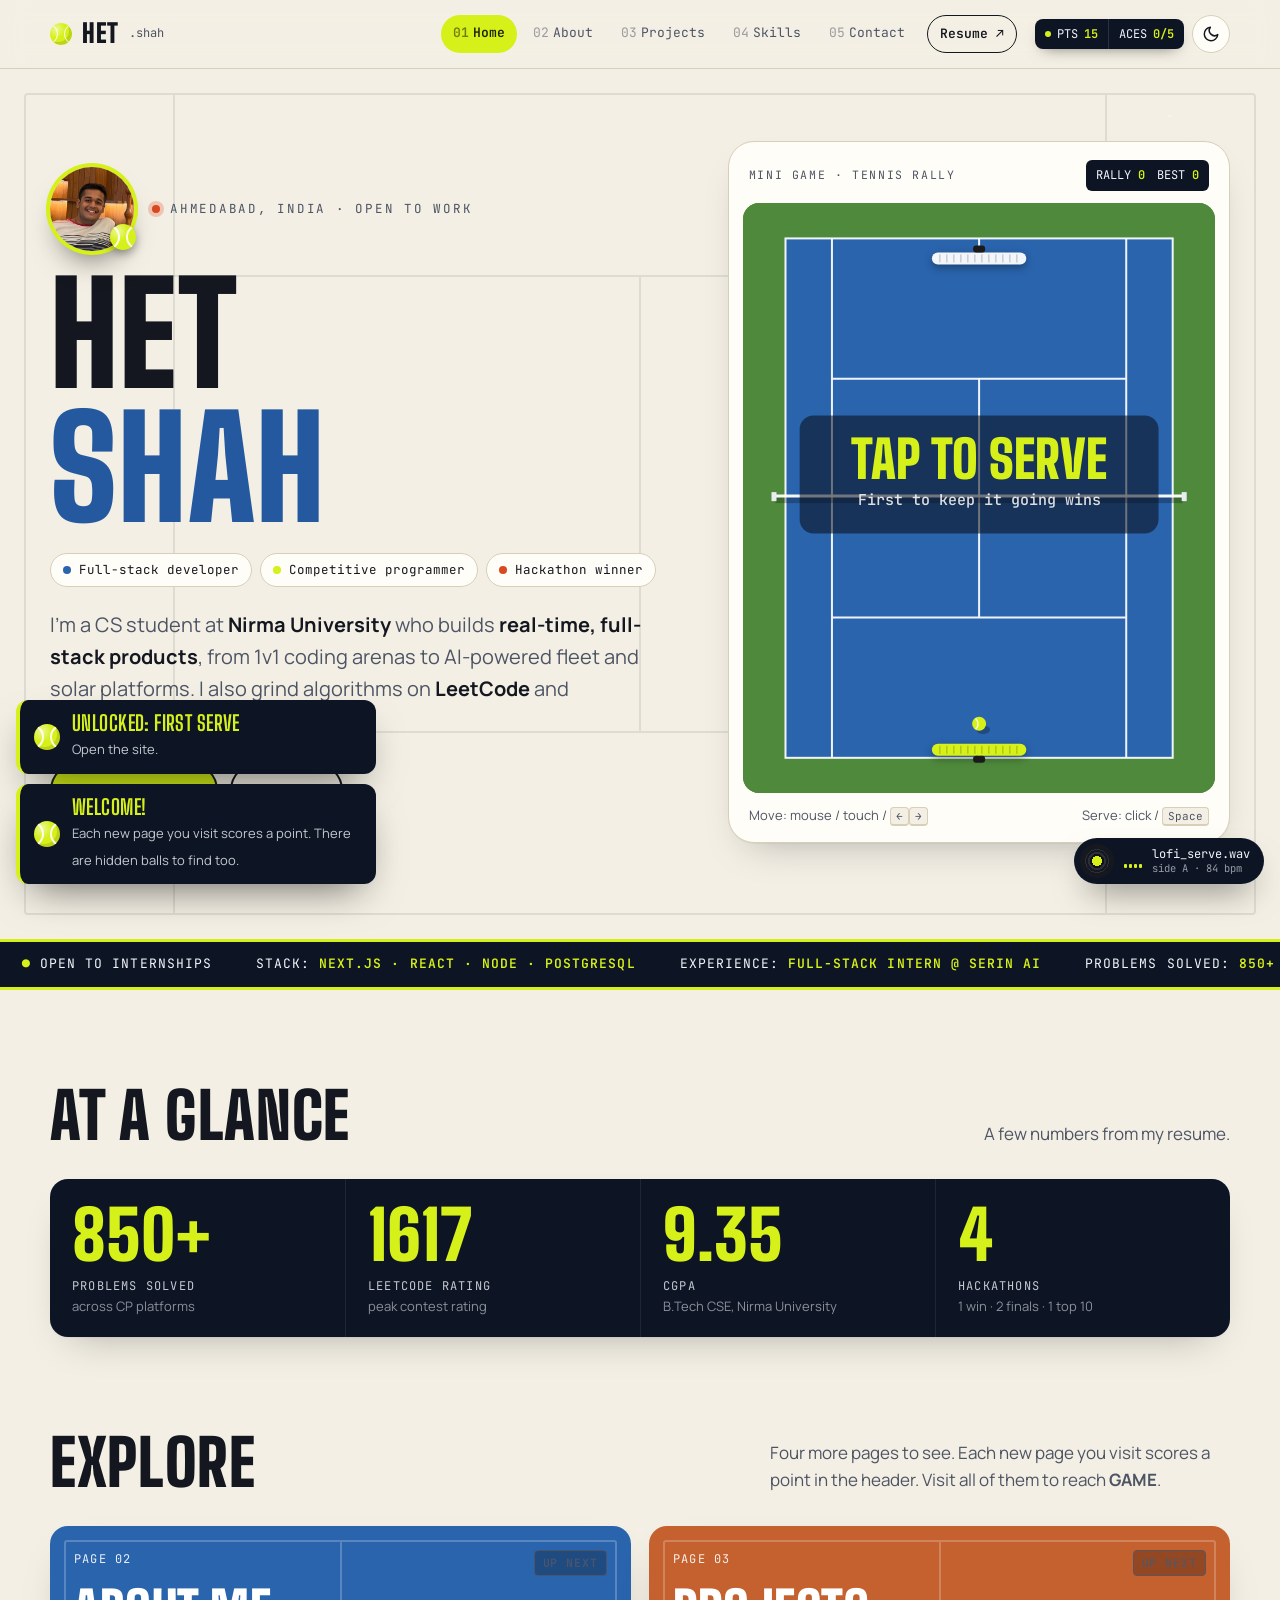
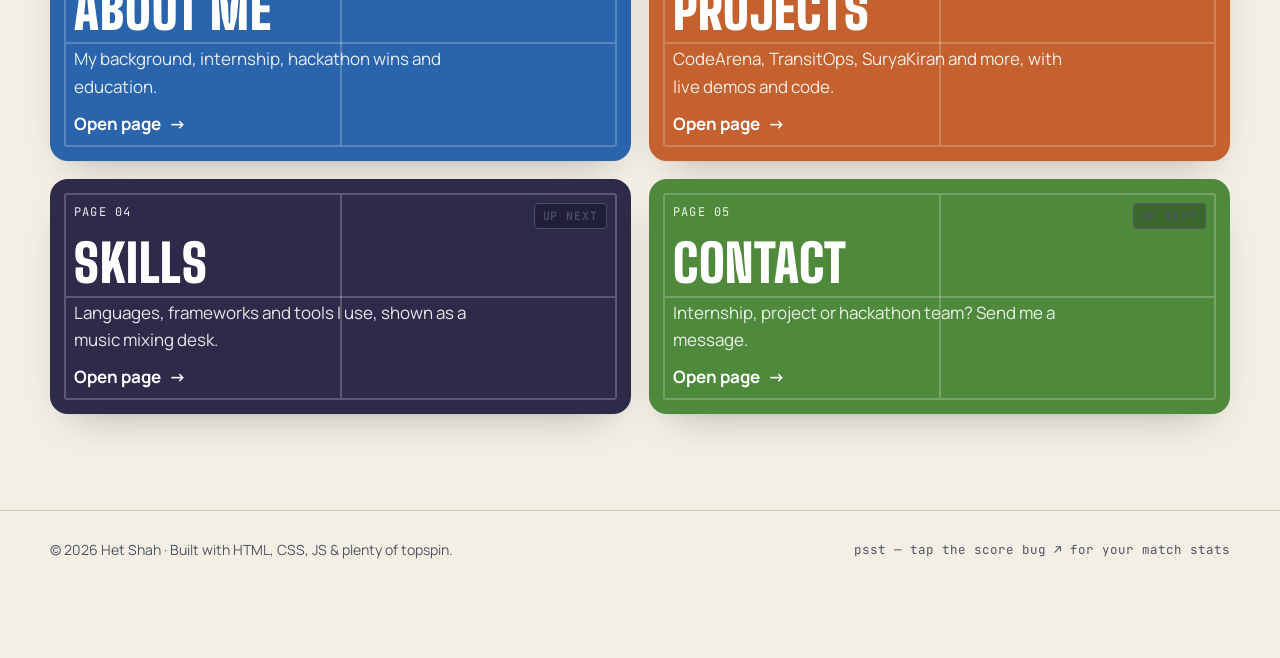
<file: index.html>
<!doctype html>
<html lang="en">
<head>
  <meta charset="utf-8">
  <meta name="viewport" content="width=device-width, initial-scale=1">
  <title>Het Shah — Portfolio</title>
  <meta name="description" content="Portfolio of Het Sanjay Shah — full-stack developer, competitive programmer and CS student at Nirma University.">
  <link rel="icon" href="favicon.svg" type="image/svg+xml">
  <link rel="preconnect" href="https://fonts.googleapis.com">
  <link rel="preconnect" href="https://fonts.gstatic.com" crossorigin>
  <link href="https://fonts.googleapis.com/css2?family=Big+Shoulders+Display:wght@700;900&family=JetBrains+Mono:wght@400;600&family=Manrope:wght@400;500;700;800&display=swap" rel="stylesheet">
  <link rel="stylesheet" href="css/style.css">
  <script>document.documentElement.classList.add('js');try{var t=localStorage.getItem('mp.theme');if(t)document.documentElement.dataset.theme=t;if(localStorage.getItem('mp.clay')==='1')document.documentElement.dataset.surface='clay'}catch(e){}</script>
  <script src="js/main.js" defer></script>
  <script src="js/rally.js" defer></script>
</head>
<body data-page="home">
  <a class="skip" href="#main">Skip to content</a>

  <header class="site-header">
    <div class="wrap header-inner">
      <a class="brand" href="index.html"><span class="ball-icon" aria-hidden="true"></span>Het<small>.shah</small></a>
      <nav class="nav" aria-label="Main">
        <a href="index.html" aria-current="page"><span class="num">01</span>Home</a>
        <a href="about.html"><span class="num">02</span>About</a>
        <a href="projects.html"><span class="num">03</span>Projects</a>
        <a href="skills.html"><span class="num">04</span>Skills</a>
        <a href="contact.html"><span class="num">05</span>Contact</a>
        <a class="nav-cta" href="Het_Shah_Resume.pdf" target="_blank" rel="noopener">Resume ↗</a>
      </nav>
      <div class="header-tools">
        <button class="scorebug" id="scorebug" aria-label="Open match stats">
          <span><i class="serve"></i><span class="lbl">PTS</span> <b data-points>LOVE</b></span>
          <span><span class="lbl">ACES</span> <b data-aces>0/5</b></span>
        </button>
        <button class="icon-btn" id="theme-toggle" aria-label="Toggle day or night session">
          <svg class="theme-moon" viewBox="0 0 24 24" fill="none" stroke="currentColor" stroke-width="2" stroke-linecap="round" stroke-linejoin="round"><path d="M21 12.8A9 9 0 1 1 11.2 3a7 7 0 0 0 9.8 9.8z"/></svg>
          <svg class="theme-sun" viewBox="0 0 24 24" fill="none" stroke="currentColor" stroke-width="2" stroke-linecap="round"><circle cx="12" cy="12" r="4.5"/><path d="M12 2v2M12 20v2M4.9 4.9l1.4 1.4M17.7 17.7l1.4 1.4M2 12h2M20 12h2M4.9 19.1l1.4-1.4M17.7 6.3l1.4-1.4"/></svg>
        </button>
      </div>
    </div>
  </header>

  <main id="main">
    <!-- HERO -->
    <section class="hero">
      <div class="courtlines" aria-hidden="true"></div>
      <button class="ace" data-ace="home" style="top: 38px; right: 8%;" aria-label="A stray tennis ball"><span class="ball-icon" style="--s:16px"></span></button>

      <div class="wrap hero-grid">
        <div>
          <div class="hero-me">
            <span class="photo-ring" style="--ps:84px"><img src="images/het.jpg" alt="Het Shah" width="600" height="600"><span class="ball-icon" aria-hidden="true"></span></span>
            <span class="kicker"><span class="dot"></span> Ahmedabad, India · Open to work</span>
          </div>
          <h1>Het<span class="line2">Shah</span></h1>
          <div class="tagline">
            <span class="chip"><i style="--c: var(--court)"></i>Full-stack developer</span>
            <span class="chip"><i style="--c: var(--ball)"></i>Competitive programmer</span>
            <span class="chip"><i style="--c: var(--hot)"></i>Hackathon winner</span>
          </div>
          <p class="intro">I'm a CS student at <strong>Nirma University</strong> who builds <strong>real-time, full-stack products</strong>, from 1v1 coding arenas to AI-powered fleet and solar platforms. I also grind algorithms on <strong>LeetCode</strong> and <strong>Codeforces</strong>.</p>
          <div class="hero-ctas">
            <a class="btn btn-primary" href="projects.html">View projects <span class="arrow">→</span></a>
            <a class="btn" href="about.html">About me</a>
          </div>
        </div>

        <div class="rally-card">
          <div class="rally-top">
            <span class="kicker">Mini game · tennis rally</span>
            <span class="rally-score" aria-live="polite">
              <span>RALLY <b id="rally-count">0</b></span>
              <span>BEST <b id="rally-best">0</b></span>
            </span>
          </div>
          <canvas id="rally" tabindex="0" aria-label="Mini tennis game. Move with arrow keys or mouse, press Space to serve."></canvas>
          <p class="rally-help"><span>Move: mouse / touch / <kbd>←</kbd><kbd>→</kbd></span><span>Serve: click / <kbd>Space</kbd></span></p>
        </div>
      </div>
    </section>

    <!-- TICKER -->
    <div class="ticker" aria-hidden="true">
      <div class="ticker-track">
        <span><b>●</b> Open to internships</span><span>Stack: <b>Next.js · React · Node · PostgreSQL</b></span>
        <span>Experience: <b>Full-stack intern @ Serin AI</b></span><span>Problems solved: <b>850+</b></span>
        <span>HackDays (IEEE × MLH): <b>Winner 🏆</b></span><span>Hidden tennis balls on every page: <b>5</b></span>
        <span><b>●</b> Open to internships</span><span>Stack: <b>Next.js · React · Node · PostgreSQL</b></span>
        <span>Experience: <b>Full-stack intern @ Serin AI</b></span><span>Problems solved: <b>850+</b></span>
        <span>HackDays (IEEE × MLH): <b>Winner 🏆</b></span><span>Hidden tennis balls on every page: <b>5</b></span>
      </div>
    </div>

    <!-- SCOREBOARD -->
    <section>
      <div class="wrap">
        <div class="section-head reveal">
          <h2>At a Glance</h2>
          <p>A few numbers from my resume.</p>
        </div>
        <div class="board reveal">
          <div><div class="v">850+</div><div class="k">Problems solved</div><div class="s">across CP platforms</div></div>
          <div><div class="v">1617</div><div class="k">LeetCode rating</div><div class="s">peak contest rating</div></div>
          <div><div class="v">9.35</div><div class="k">CGPA</div><div class="s">B.Tech CSE, Nirma University</div></div>
          <div><div class="v">4</div><div class="k">Hackathons</div><div class="s">1 win · 2 finals · 1 top 10</div></div>
        </div>
      </div>
    </section>

    <!-- ORDER OF PLAY -->
    <section style="padding-top:0">
      <div class="wrap">
        <div class="section-head reveal">
          <h2>Explore</h2>
          <p>Four more pages to see. Each new page you visit scores a point in the header. Visit all of them to reach <strong>GAME</strong>.</p>
        </div>
        <div class="schedule">
          <a class="match-card reveal" href="about.html" data-court="about" style="--card: var(--court)">
            <div class="meta"><span>Page 02</span><span class="status">Up next</span></div>
            <h3>About Me</h3>
            <p>My background, internship, hackathon wins and education.</p>
            <span class="go">Open page <span class="arrow">→</span></span>
          </a>
          <a class="match-card reveal" href="projects.html" data-court="projects" style="--card: var(--clay)">
            <div class="meta"><span>Page 03</span><span class="status">Up next</span></div>
            <h3>Projects</h3>
            <p>CodeArena, TransitOps, SuryaKiran and more, with live demos and code.</p>
            <span class="go">Open page <span class="arrow">→</span></span>
          </a>
          <a class="match-card reveal" href="skills.html" data-court="skills" style="--card: #2d2a4a">
            <div class="meta"><span>Page 04</span><span class="status">Up next</span></div>
            <h3>Skills</h3>
            <p>Languages, frameworks and tools I use, shown as a music mixing desk.</p>
            <span class="go">Open page <span class="arrow">→</span></span>
          </a>
          <a class="match-card reveal" href="contact.html" data-court="contact" style="--card: var(--grass)">
            <div class="meta"><span>Page 05</span><span class="status">Up next</span></div>
            <h3>Contact</h3>
            <p>Internship, project or hackathon team? Send me a message.</p>
            <span class="go">Open page <span class="arrow">→</span></span>
          </a>
        </div>
      </div>
    </section>
  </main>

  <footer class="site-footer">
    <div class="wrap footer-inner">
      <span>© 2026 Het Shah · Built with HTML, CSS, JS &amp; plenty of topspin.</span>
      <span class="hint">psst — tap the score bug ↗ for your match stats</span>
    </div>
  </footer>
</body>
</html>
</file>
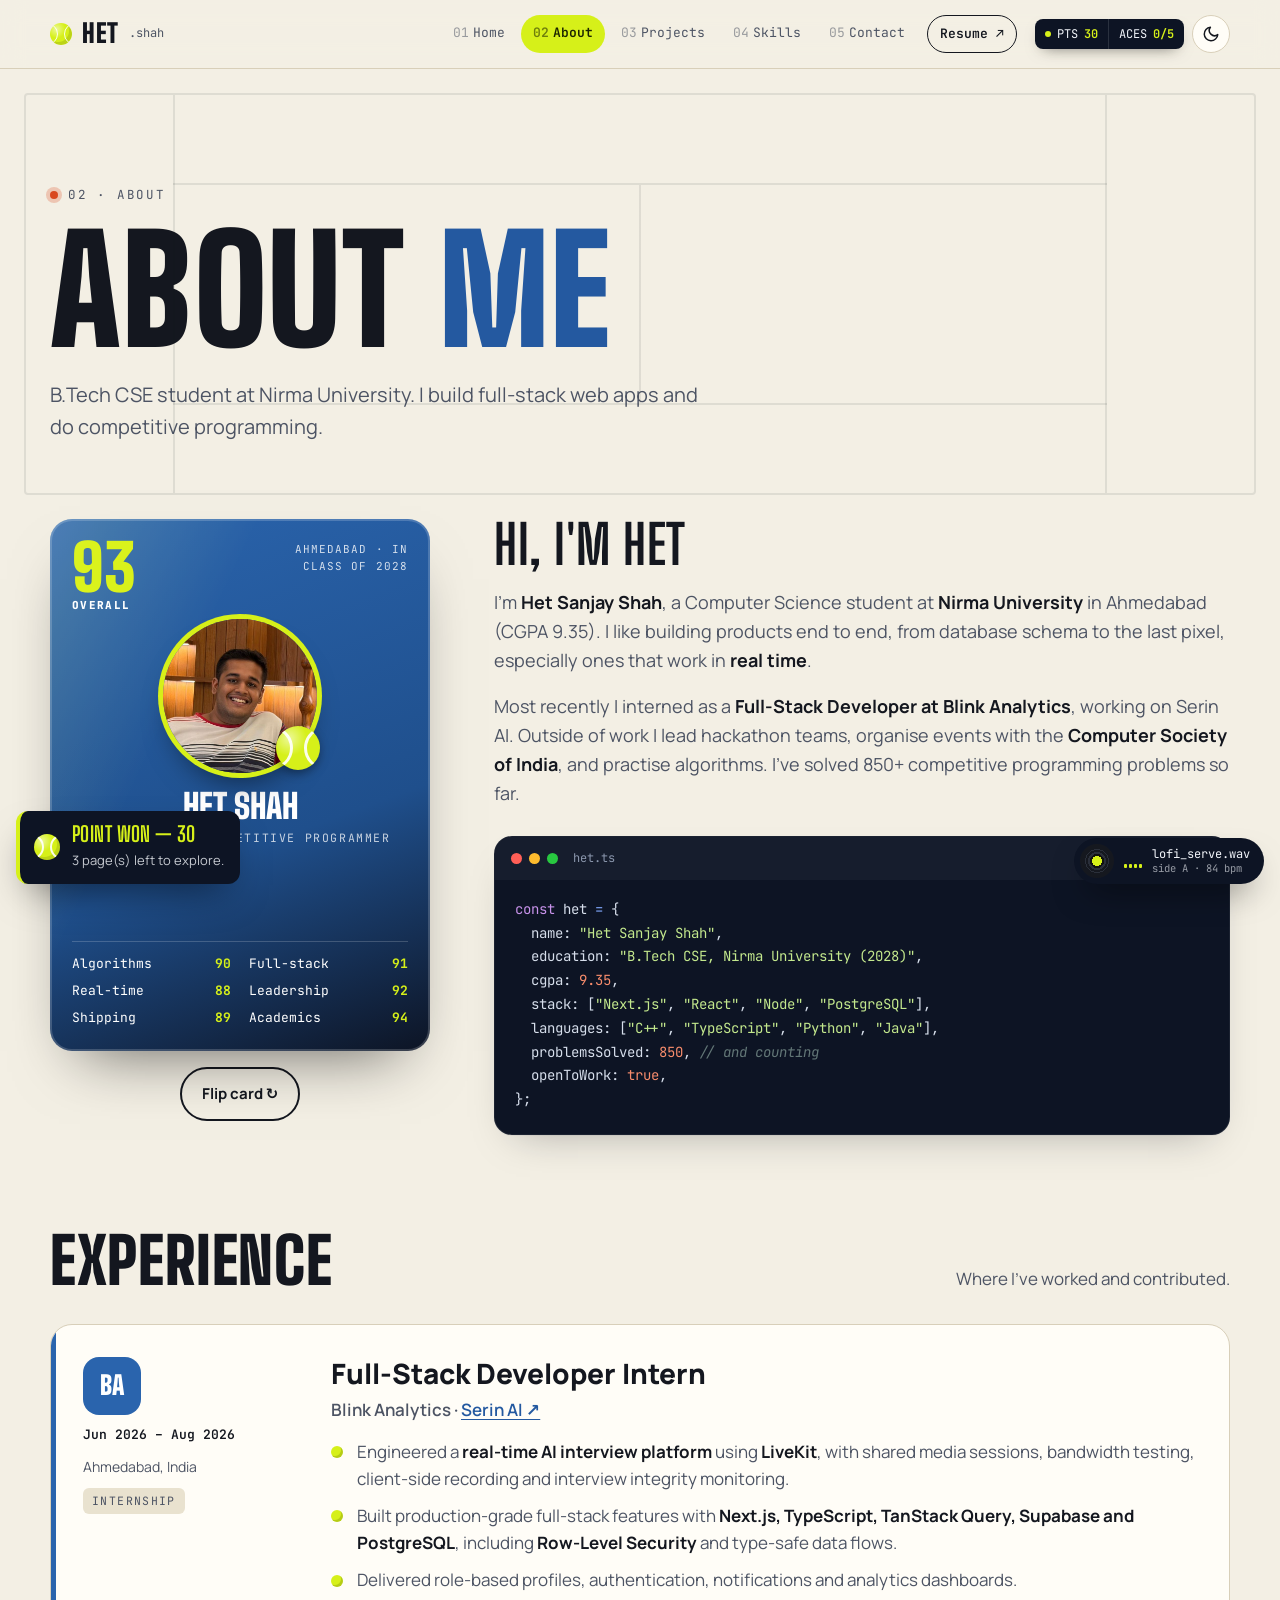
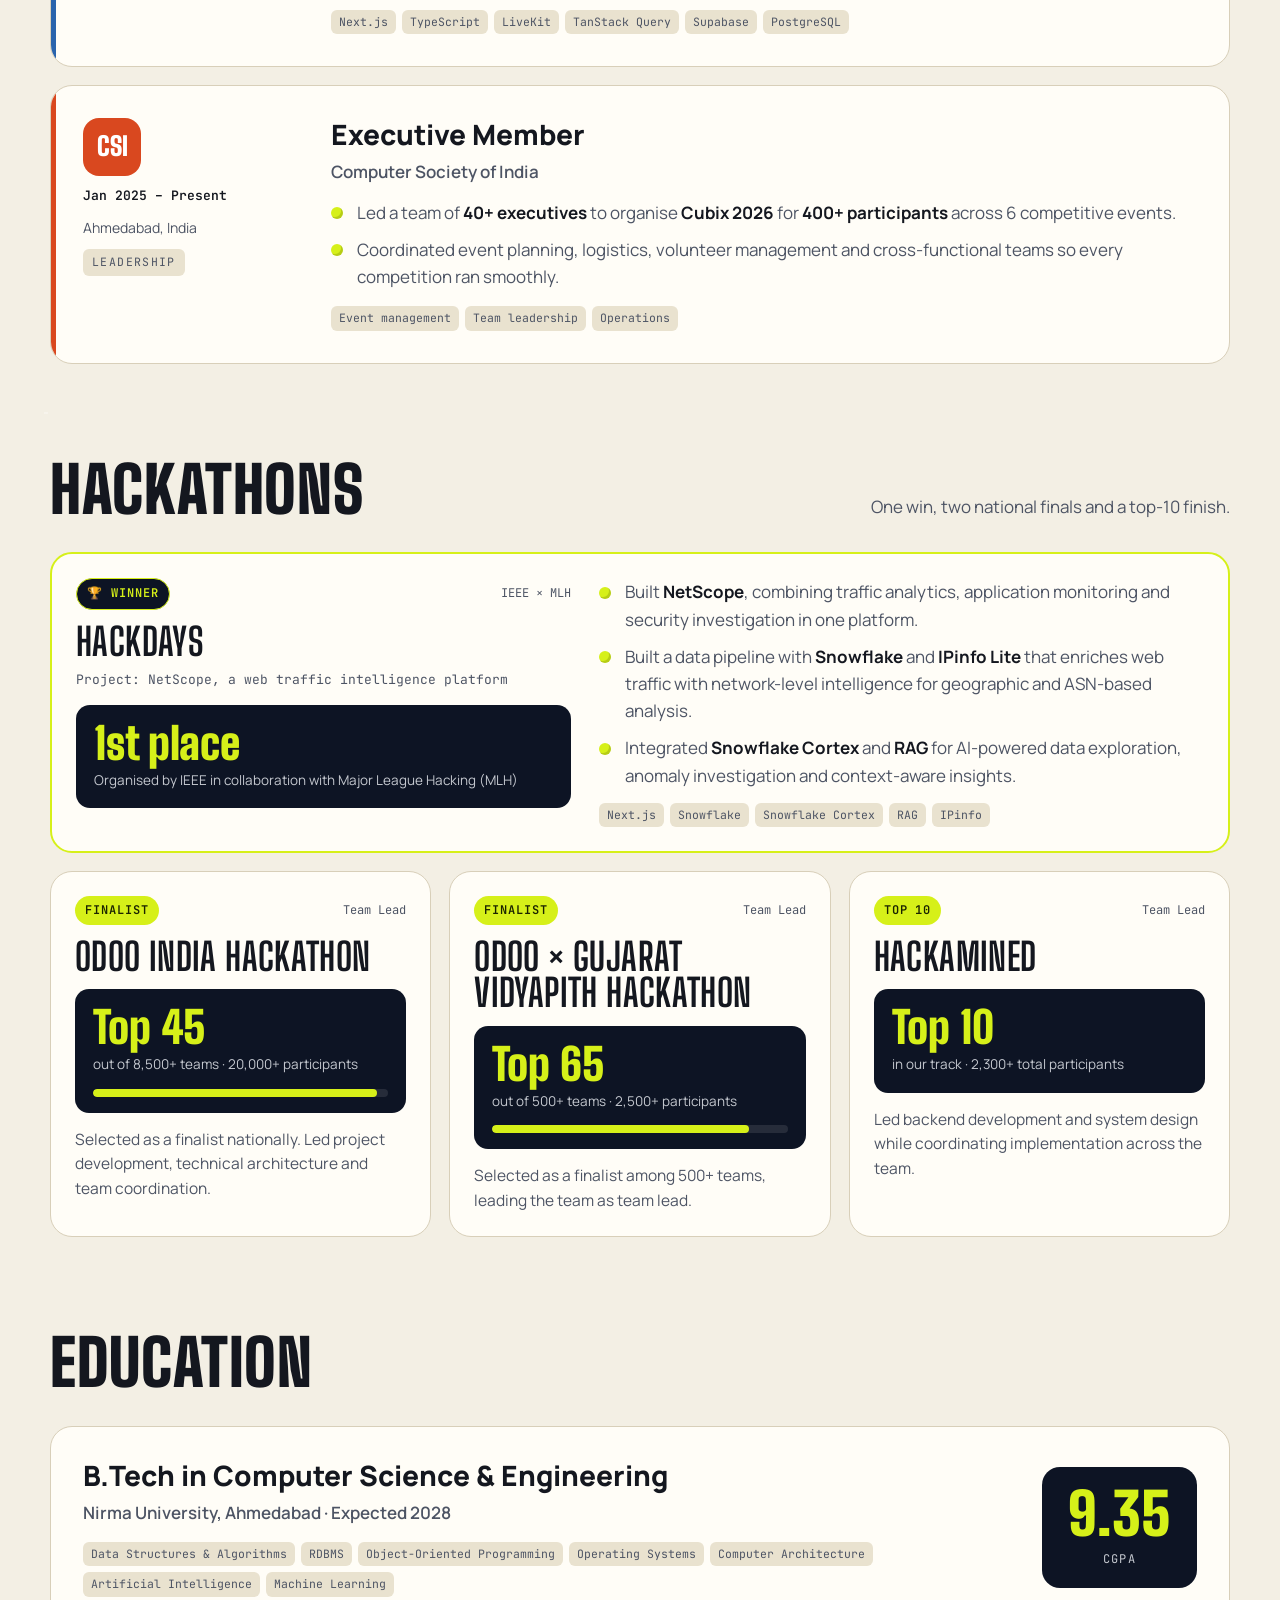
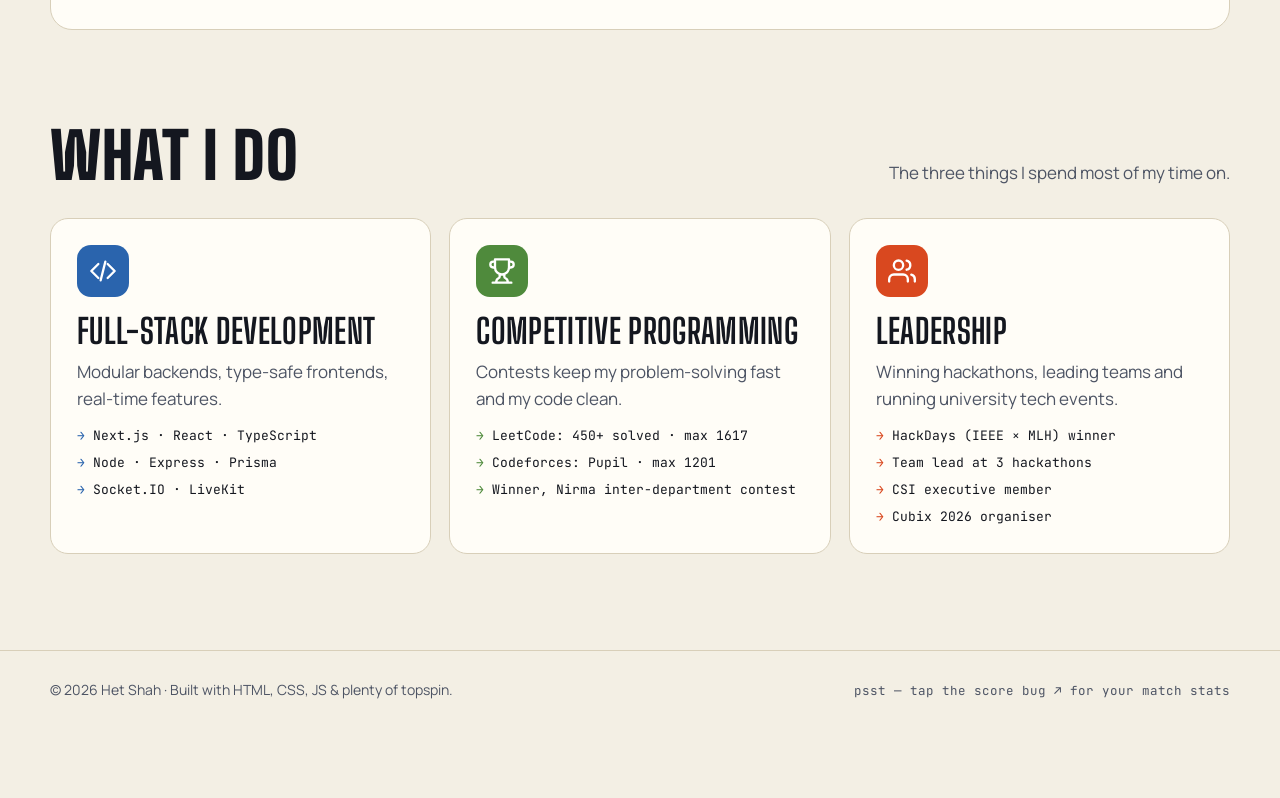
<file: about.html>
<!doctype html>
<html lang="en">
<head>
  <meta charset="utf-8">
  <meta name="viewport" content="width=device-width, initial-scale=1">
  <title>About — Het Shah</title>
  <meta name="description" content="About Het Sanjay Shah — full-stack developer and competitive programmer from Ahmedabad.">
  <link rel="icon" href="favicon.svg" type="image/svg+xml">
  <link rel="preconnect" href="https://fonts.googleapis.com">
  <link rel="preconnect" href="https://fonts.gstatic.com" crossorigin>
  <link href="https://fonts.googleapis.com/css2?family=Big+Shoulders+Display:wght@700;900&family=JetBrains+Mono:wght@400;600&family=Manrope:wght@400;500;700;800&display=swap" rel="stylesheet">
  <link rel="stylesheet" href="css/style.css">
  <script>document.documentElement.classList.add('js');try{var t=localStorage.getItem('mp.theme');if(t)document.documentElement.dataset.theme=t;if(localStorage.getItem('mp.clay')==='1')document.documentElement.dataset.surface='clay'}catch(e){}</script>
  <script src="js/main.js" defer></script>
</head>
<body data-page="about">
  <a class="skip" href="#main">Skip to content</a>

  <header class="site-header">
    <div class="wrap header-inner">
      <a class="brand" href="index.html"><span class="ball-icon" aria-hidden="true"></span>Het<small>.shah</small></a>
      <nav class="nav" aria-label="Main">
        <a href="index.html"><span class="num">01</span>Home</a>
        <a href="about.html" aria-current="page"><span class="num">02</span>About</a>
        <a href="projects.html"><span class="num">03</span>Projects</a>
        <a href="skills.html"><span class="num">04</span>Skills</a>
        <a href="contact.html"><span class="num">05</span>Contact</a>
        <a class="nav-cta" href="Het_Shah_Resume.pdf" target="_blank" rel="noopener">Resume ↗</a>
      </nav>
      <div class="header-tools">
        <button class="scorebug" id="scorebug" aria-label="Open match stats">
          <span><i class="serve"></i><span class="lbl">PTS</span> <b data-points>LOVE</b></span>
          <span><span class="lbl">ACES</span> <b data-aces>0/5</b></span>
        </button>
        <button class="icon-btn" id="theme-toggle" aria-label="Toggle light or dark theme">
          <svg class="theme-moon" viewBox="0 0 24 24" fill="none" stroke="currentColor" stroke-width="2" stroke-linecap="round" stroke-linejoin="round"><path d="M21 12.8A9 9 0 1 1 11.2 3a7 7 0 0 0 9.8 9.8z"/></svg>
          <svg class="theme-sun" viewBox="0 0 24 24" fill="none" stroke="currentColor" stroke-width="2" stroke-linecap="round"><circle cx="12" cy="12" r="4.5"/><path d="M12 2v2M12 20v2M4.9 4.9l1.4 1.4M17.7 17.7l1.4 1.4M2 12h2M20 12h2M4.9 19.1l1.4-1.4M17.7 6.3l1.4-1.4"/></svg>
        </button>
      </div>
    </div>
  </header>

  <main id="main">
    <section class="page-head">
      <div class="courtlines" aria-hidden="true"></div>
      <div class="wrap">
        <span class="kicker"><span class="dot"></span> 02 · About</span>
        <h1>About <span class="hl">Me</span></h1>
        <p class="lead">B.Tech CSE student at Nirma University. I build full-stack web apps and do competitive programming.</p>
      </div>
    </section>

    <!-- BIO -->
    <section style="padding-top:0">
      <div class="wrap about-grid">
        <div>
          <div class="player-card-wrap reveal">
            <div class="player-card" id="player-card" aria-label="Profile card, click to flip">
              <div class="pc-face pc-front">
                <div class="pc-top">
                  <div class="pc-ovr">93<small>OVERALL</small></div>
                  <div class="pc-flag">AHMEDABAD · IN<br>CLASS OF 2028</div>
                </div>
                <div class="photo-ring pc-photo"><img src="images/het.jpg" alt="Het Shah" width="600" height="600"><span class="ball-icon" aria-hidden="true"></span></div>
                <div class="pc-name">Het Shah</div>
                <div class="pc-role">FULL-STACK · COMPETITIVE PROGRAMMER</div>
                <div class="pc-stats">
                  <div>Algorithms <b>90</b></div><div>Full-stack <b>91</b></div>
                  <div>Real-time <b>88</b></div><div>Leadership <b>92</b></div>
                  <div>Shipping <b>89</b></div><div>Academics <b>94</b></div>
                </div>
              </div>
              <div class="pc-face pc-back">
                <h3>In Short</h3>
                <p>I build real-time systems that hold up under pressure: live matchmaking, video interviews, fleet dispatch. I've led hackathon teams from architecture to final demo, and I can't walk past an unsolved Codeforces problem.</p>
                <dl>
                  <dt>University</dt><dd>Nirma University '28</dd>
                  <dt>Focus</dt><dd>Real-time full-stack</dd>
                  <dt>LeetCode</dt><dd>1617 max · 450+ solved</dd>
                  <dt>Codeforces</dt><dd>Pupil · 1201 max</dd>
                </dl>
              </div>
            </div>
          </div>
          <button class="btn flip-btn" id="flip-btn" aria-pressed="false">Flip card ↻</button>
        </div>

        <div class="prose reveal">
          <h2>Hi, I'm Het</h2>
          <p>I'm <strong>Het Sanjay Shah</strong>, a Computer Science student at <strong>Nirma University</strong> in Ahmedabad (CGPA 9.35). I like building products end to end, from database schema to the last pixel, especially ones that work in <strong>real time</strong>.</p>
          <p>Most recently I interned as a <strong>Full-Stack Developer at Blink Analytics</strong>, working on Serin AI. Outside of work I lead hackathon teams, organise events with the <strong>Computer Society of India</strong>, and practise algorithms. I've solved 850+ competitive programming problems so far.</p>

          <div class="code-block">
            <div class="bar"><i></i><i></i><i></i><span>het.ts</span></div>
<pre><code><span class="tk-k">const</span> het <span class="tk-p">=</span> {
  name: <span class="tk-s">"Het Sanjay Shah"</span>,
  education: <span class="tk-s">"B.Tech CSE, Nirma University (2028)"</span>,
  cgpa: <span class="tk-n">9.35</span>,
  stack: [<span class="tk-s">"Next.js"</span>, <span class="tk-s">"React"</span>, <span class="tk-s">"Node"</span>, <span class="tk-s">"PostgreSQL"</span>],
  languages: [<span class="tk-s">"C++"</span>, <span class="tk-s">"TypeScript"</span>, <span class="tk-s">"Python"</span>, <span class="tk-s">"Java"</span>],
  problemsSolved: <span class="tk-n">850</span>, <span class="tk-c">// and counting</span>
  openToWork: <span class="tk-n">true</span>,
};</code></pre>
          </div>
        </div>
      </div>
    </section>

    <!-- EXPERIENCE -->
    <section style="padding-top:0; position:relative" id="experience">
      <button class="ace" data-ace="about" style="bottom: 40px; left: 3%;" aria-label="A stray tennis ball"><span class="ball-icon" style="--s:16px"></span></button>
      <div class="wrap">
        <div class="section-head reveal">
          <h2>Experience</h2>
          <p>Where I've worked and contributed.</p>
        </div>
        <div class="xp-list">
          <article class="xp reveal" style="--c: var(--court)">
            <div class="xp-side">
              <span class="xp-logo">BA</span>
              <span class="xp-date">Jun 2026 – Aug 2026</span>
              <span class="xp-place">Ahmedabad, India</span>
              <span class="xp-type">Internship</span>
            </div>
            <div class="xp-main">
              <h3>Full-Stack Developer Intern</h3>
              <p class="xp-co">Blink Analytics · <a href="https://www.serin-ai.com/" target="_blank" rel="noopener">Serin AI ↗</a></p>
              <ul class="xp-points">
                <li>Engineered a <strong>real-time AI interview platform</strong> using <strong>LiveKit</strong>, with shared media sessions, bandwidth testing, client-side recording and interview integrity monitoring.</li>
                <li>Built production-grade full-stack features with <strong>Next.js, TypeScript, TanStack Query, Supabase and PostgreSQL</strong>, including <strong>Row-Level Security</strong> and type-safe data flows.</li>
                <li>Delivered role-based profiles, authentication, notifications and analytics dashboards.</li>
              </ul>
              <div class="tags"><span>Next.js</span><span>TypeScript</span><span>LiveKit</span><span>TanStack Query</span><span>Supabase</span><span>PostgreSQL</span></div>
            </div>
          </article>

          <article class="xp reveal" style="--c: var(--hot)">
            <div class="xp-side">
              <span class="xp-logo">CSI</span>
              <span class="xp-date">Jan 2025 – Present</span>
              <span class="xp-place">Ahmedabad, India</span>
              <span class="xp-type">Leadership</span>
            </div>
            <div class="xp-main">
              <h3>Executive Member</h3>
              <p class="xp-co">Computer Society of India</p>
              <ul class="xp-points">
                <li>Led a team of <strong>40+ executives</strong> to organise <strong>Cubix 2026</strong> for <strong>400+ participants</strong> across 6 competitive events.</li>
                <li>Coordinated event planning, logistics, volunteer management and cross-functional teams so every competition ran smoothly.</li>
              </ul>
              <div class="tags"><span>Event management</span><span>Team leadership</span><span>Operations</span></div>
            </div>
          </article>
        </div>
      </div>
    </section>

    <!-- HACKATHONS -->
    <section style="padding-top:0" id="hackathons">
      <div class="wrap">
        <div class="section-head reveal">
          <h2>Hackathons</h2>
          <p>One win, two national finals and a top-10 finish.</p>
        </div>
        <div class="hack-grid">
          <article class="hack hack-win reveal">
            <div style="display:flex;flex-direction:column;gap:14px">
              <div class="hack-top"><span class="badge">🏆 Winner</span><span class="hack-role">IEEE × MLH</span></div>
              <h3>HackDays</h3>
              <p class="project-name">Project: NetScope, a web traffic intelligence platform</p>
              <div class="hack-rank">
                <b>1st place</b>
                <span>Organised by IEEE in collaboration with Major League Hacking (MLH)</span>
              </div>
            </div>
            <div>
              <ul class="xp-points">
                <li>Built <strong>NetScope</strong>, combining traffic analytics, application monitoring and security investigation in one platform.</li>
                <li>Built a data pipeline with <strong>Snowflake</strong> and <strong>IPinfo Lite</strong> that enriches web traffic with network-level intelligence for geographic and ASN-based analysis.</li>
                <li>Integrated <strong>Snowflake Cortex</strong> and <strong>RAG</strong> for AI-powered data exploration, anomaly investigation and context-aware insights.</li>
              </ul>
              <div class="tags" style="margin-top:14px"><span>Next.js</span><span>Snowflake</span><span>Snowflake Cortex</span><span>RAG</span><span>IPinfo</span></div>
            </div>
          </article>

          <article class="hack reveal">
            <div class="hack-top"><span class="badge">Finalist</span><span class="hack-role">Team Lead</span></div>
            <h3>Odoo India Hackathon</h3>
            <div class="hack-rank">
              <b>Top 45</b>
              <span>out of 8,500+ teams · 20,000+ participants</span>
              <div class="rank-bar" aria-hidden="true"><i style="--w:96%"></i></div>
            </div>
            <p>Selected as a finalist nationally. Led project development, technical architecture and team coordination.</p>
          </article>

          <article class="hack reveal">
            <div class="hack-top"><span class="badge">Finalist</span><span class="hack-role">Team Lead</span></div>
            <h3>Odoo × Gujarat Vidyapith Hackathon</h3>
            <div class="hack-rank">
              <b>Top 65</b>
              <span>out of 500+ teams · 2,500+ participants</span>
              <div class="rank-bar" aria-hidden="true"><i style="--w:87%"></i></div>
            </div>
            <p>Selected as a finalist among 500+ teams, leading the team as team lead.</p>
          </article>

          <article class="hack reveal">
            <div class="hack-top"><span class="badge">Top 10</span><span class="hack-role">Team Lead</span></div>
            <h3>HACKaMINeD</h3>
            <div class="hack-rank">
              <b>Top 10</b>
              <span>in our track · 2,300+ total participants</span>
            </div>
            <p>Led backend development and system design while coordinating implementation across the team.</p>
          </article>
        </div>
      </div>
    </section>

    <!-- EDUCATION -->
    <section style="padding-top:0" id="education">
      <div class="wrap">
        <div class="section-head reveal"><h2>Education</h2></div>
        <div class="edu reveal">
          <div>
            <h3>B.Tech in Computer Science &amp; Engineering</h3>
            <p class="sub">Nirma University, Ahmedabad · Expected 2028</p>
            <div class="tags">
              <span>Data Structures &amp; Algorithms</span><span>RDBMS</span><span>Object-Oriented Programming</span>
              <span>Operating Systems</span><span>Computer Architecture</span><span>Artificial Intelligence</span><span>Machine Learning</span>
            </div>
          </div>
          <div class="cgpa"><b>9.35</b><span>CGPA</span></div>
        </div>
      </div>
    </section>

    <!-- WHAT I DO -->
    <section style="padding-top:0">
      <div class="wrap">
        <div class="section-head reveal"><h2>What I Do</h2><p>The three things I spend most of my time on.</p></div>
        <div class="trio">
          <div class="trio-card reveal" style="--c: var(--court)">
            <div class="ico"><svg viewBox="0 0 24 24" fill="none" stroke="currentColor" stroke-width="2" stroke-linecap="round" stroke-linejoin="round"><path d="M8 6l-6 6 6 6M16 6l6 6-6 6M14 4l-4 16"/></svg></div>
            <h3>Full-Stack Development</h3>
            <p>Modular backends, type-safe frontends, real-time features.</p>
            <ul><li>Next.js · React · TypeScript</li><li>Node · Express · Prisma</li><li>Socket.IO · LiveKit</li></ul>
          </div>
          <div class="trio-card reveal" style="--c: var(--grass)">
            <div class="ico"><svg viewBox="0 0 24 24" fill="none" stroke="currentColor" stroke-width="2" stroke-linecap="round" stroke-linejoin="round"><path d="M6 9H4.5a2.5 2.5 0 0 1 0-5H6M18 9h1.5a2.5 2.5 0 0 0 0-5H18M4 22h16M10 14.7V17c0 .6-.5 1-1 1.2-1.2.5-2 2-2 3.8M14 14.7V17c0 .6.5 1 1 1.2 1.2.5 2 2 2 3.8M18 2H6v7a6 6 0 0 0 12 0V2z"/></svg></div>
            <h3>Competitive Programming</h3>
            <p>Contests keep my problem-solving fast and my code clean.</p>
            <ul><li>LeetCode: 450+ solved · max 1617</li><li>Codeforces: Pupil · max 1201</li><li>Winner, Nirma inter-department contest</li></ul>
          </div>
          <div class="trio-card reveal" style="--c: var(--hot)">
            <div class="ico"><svg viewBox="0 0 24 24" fill="none" stroke="currentColor" stroke-width="2" stroke-linecap="round" stroke-linejoin="round"><path d="M17 21v-2a4 4 0 0 0-4-4H5a4 4 0 0 0-4 4v2"/><circle cx="9" cy="7" r="4"/><path d="M23 21v-2a4 4 0 0 0-3-3.9M16 3.1a4 4 0 0 1 0 7.8"/></svg></div>
            <h3>Leadership</h3>
            <p>Winning hackathons, leading teams and running university tech events.</p>
            <ul><li>HackDays (IEEE × MLH) winner</li><li>Team lead at 3 hackathons</li><li>CSI executive member</li><li>Cubix 2026 organiser</li></ul>
          </div>
        </div>
      </div>
    </section>
  </main>

  <footer class="site-footer">
    <div class="wrap footer-inner">
      <span>© 2026 Het Shah · Built with HTML, CSS, JS &amp; plenty of topspin.</span>
      <span class="hint">psst — tap the score bug ↗ for your match stats</span>
    </div>
  </footer>
</body>
</html>
</file>
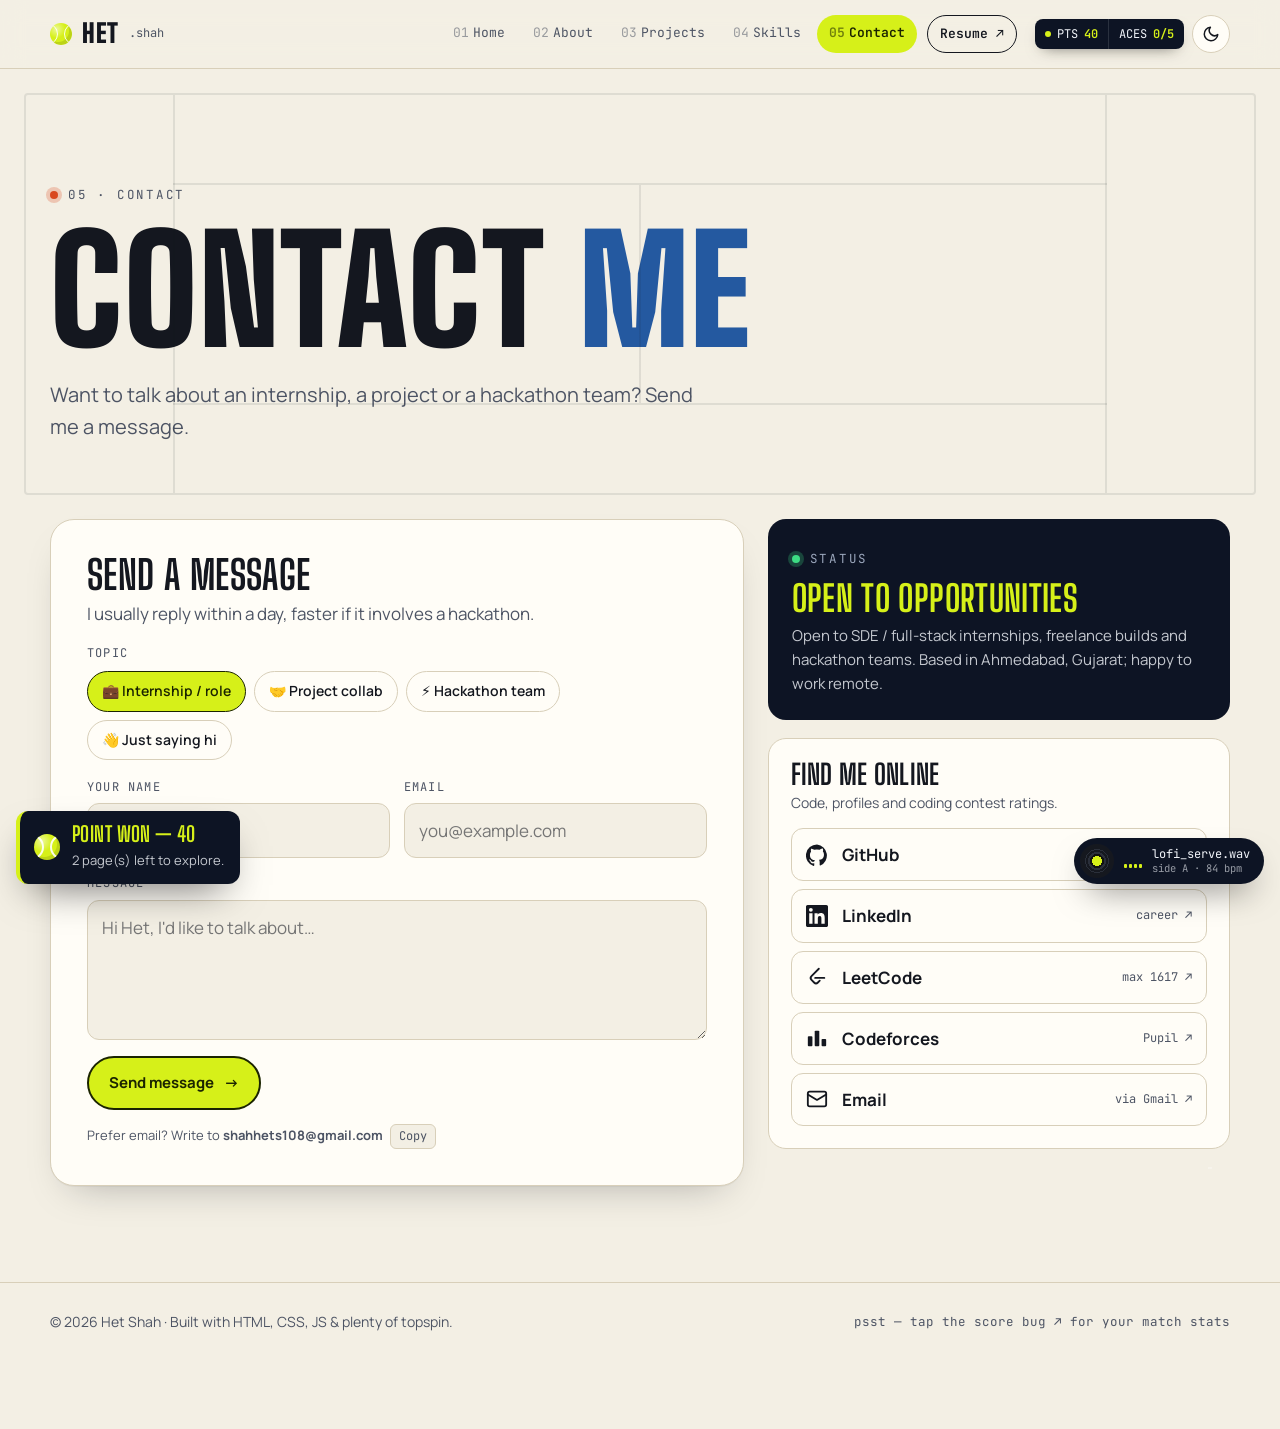
<file: contact.html>
<!doctype html>
<html lang="en">
<head>
  <meta charset="utf-8">
  <meta name="viewport" content="width=device-width, initial-scale=1">
  <title>Contact — Het Shah</title>
  <meta name="description" content="Get in touch with Het Shah.">
  <link rel="icon" href="favicon.svg" type="image/svg+xml">
  <link rel="preconnect" href="https://fonts.googleapis.com">
  <link rel="preconnect" href="https://fonts.gstatic.com" crossorigin>
  <link href="https://fonts.googleapis.com/css2?family=Big+Shoulders+Display:wght@700;900&family=JetBrains+Mono:wght@400;600&family=Manrope:wght@400;500;700;800&display=swap" rel="stylesheet">
  <link rel="stylesheet" href="css/style.css">
  <script>document.documentElement.classList.add('js');try{var t=localStorage.getItem('mp.theme');if(t)document.documentElement.dataset.theme=t;if(localStorage.getItem('mp.clay')==='1')document.documentElement.dataset.surface='clay'}catch(e){}</script>
  <script src="js/main.js" defer></script>
</head>
<body data-page="contact">
  <a class="skip" href="#main">Skip to content</a>

  <header class="site-header">
    <div class="wrap header-inner">
      <a class="brand" href="index.html"><span class="ball-icon" aria-hidden="true"></span>Het<small>.shah</small></a>
      <nav class="nav" aria-label="Main">
        <a href="index.html"><span class="num">01</span>Home</a>
        <a href="about.html"><span class="num">02</span>About</a>
        <a href="projects.html"><span class="num">03</span>Projects</a>
        <a href="skills.html"><span class="num">04</span>Skills</a>
        <a href="contact.html" aria-current="page"><span class="num">05</span>Contact</a>
        <a class="nav-cta" href="Het_Shah_Resume.pdf" target="_blank" rel="noopener">Resume ↗</a>
      </nav>
      <div class="header-tools">
        <button class="scorebug" id="scorebug" aria-label="Open match stats">
          <span><i class="serve"></i><span class="lbl">PTS</span> <b data-points>LOVE</b></span>
          <span><span class="lbl">ACES</span> <b data-aces>0/5</b></span>
        </button>
        <button class="icon-btn" id="theme-toggle" aria-label="Toggle day or night session">
          <svg class="theme-moon" viewBox="0 0 24 24" fill="none" stroke="currentColor" stroke-width="2" stroke-linecap="round" stroke-linejoin="round"><path d="M21 12.8A9 9 0 1 1 11.2 3a7 7 0 0 0 9.8 9.8z"/></svg>
          <svg class="theme-sun" viewBox="0 0 24 24" fill="none" stroke="currentColor" stroke-width="2" stroke-linecap="round"><circle cx="12" cy="12" r="4.5"/><path d="M12 2v2M12 20v2M4.9 4.9l1.4 1.4M17.7 17.7l1.4 1.4M2 12h2M20 12h2M4.9 19.1l1.4-1.4M17.7 6.3l1.4-1.4"/></svg>
        </button>
      </div>
    </div>
  </header>

  <main id="main">
    <section class="page-head">
      <div class="courtlines" aria-hidden="true"></div>
      <div class="wrap">
        <span class="kicker"><span class="dot"></span> 05 · Contact</span>
        <h1>Contact <span class="hl">Me</span></h1>
        <p class="lead">Want to talk about an internship, a project or a hackathon team? Send me a message.</p>
      </div>
    </section>

    <section style="padding-top:0">
      <div class="wrap press-grid">
        <form class="form-card reveal" id="press-form" data-to="shahhets108@gmail.com">
          <h2>Send a message</h2>
          <p>I usually reply within a day, faster if it involves a hackathon.</p>

          <fieldset class="topics">
            <legend>Topic</legend>
            <input type="radio" name="topic" id="t-hire" value="Internship / Role" checked><label for="t-hire">💼 Internship / role</label>
            <input type="radio" name="topic" id="t-collab" value="Project collab"><label for="t-collab">🤝 Project collab</label>
            <input type="radio" name="topic" id="t-hack" value="Hackathon team"><label for="t-hack">⚡ Hackathon team</label>
            <input type="radio" name="topic" id="t-hi" value="Just saying hi"><label for="t-hi">👋 Just saying hi</label>
          </fieldset>

          <div class="field-row">
            <div class="field"><label for="f-name">Your name</label><input id="f-name" name="name" required autocomplete="name" placeholder="Rafa N."></div>
            <div class="field"><label for="f-email">Email</label><input id="f-email" name="email" type="email" required autocomplete="email" placeholder="you@example.com"></div>
          </div>
          <div class="field"><label for="f-msg">Message</label><textarea id="f-msg" name="message" required placeholder="Hi Het, I'd like to talk about…"></textarea></div>
          <button class="btn btn-primary" type="submit">Send message <span class="arrow">→</span></button>
          <p class="form-status" id="form-status" role="status" aria-live="polite"></p>
          <p class="form-note">Prefer email? Write to <b>shahhets108@gmail.com</b> <button type="button" class="copy-btn" data-copy="shahhets108@gmail.com">Copy</button></p>
        </form>

        <div class="side-stack" style="position:relative">
          <button class="ace" data-ace="contact" style="bottom: -26px; right: 12px;" aria-label="A stray tennis ball"><span class="ball-icon" style="--s:16px"></span></button>
          <div class="status-card reveal">
            <span class="kicker"><span class="dot" style="background:#3ddc84;box-shadow:0 0 0 4px rgba(61,220,132,.25)"></span> Status</span>
            <h3>Open to opportunities</h3>
            <p>Open to SDE / full-stack internships, freelance builds and hackathon teams. Based in Ahmedabad, Gujarat; happy to work remote.</p>
          </div>

          <div class="sponsors reveal">
            <h3>Find me online</h3>
            <p>Code, profiles and coding contest ratings.</p>
            <div class="sponsor-list">
              <a class="sponsor" href="https://github.com/Het6518" target="_blank" rel="noopener">
                <svg viewBox="0 0 24 24" fill="currentColor"><path d="M12 .5a12 12 0 0 0-3.8 23.4c.6.1.8-.3.8-.6v-2.2c-3.3.7-4-1.6-4-1.6-.6-1.4-1.4-1.8-1.4-1.8-1-.7.1-.7.1-.7 1.2.1 1.8 1.2 1.8 1.2 1 1.8 2.8 1.3 3.5 1 .1-.8.4-1.3.8-1.6-2.7-.3-5.5-1.3-5.5-6 0-1.3.5-2.4 1.2-3.2-.1-.3-.5-1.5.1-3.2 0 0 1-.3 3.3 1.2a11.5 11.5 0 0 1 6 0C17.3 4.7 18.3 5 18.3 5c.7 1.7.2 2.9.1 3.2.8.8 1.2 1.9 1.2 3.2 0 4.6-2.8 5.6-5.5 5.9.4.4.8 1.1.8 2.2v3.3c0 .3.2.7.8.6A12 12 0 0 0 12 .5z"/></svg>
                GitHub <span>Het6518 ↗</span>
              </a>
              <a class="sponsor" href="https://www.linkedin.com/in/het-shah-192803322/" target="_blank" rel="noopener">
                <svg viewBox="0 0 24 24" fill="currentColor"><path d="M20.4 20.5h-3.6v-5.6c0-1.3 0-3-1.8-3s-2.1 1.4-2.1 2.9v5.7H9.3V9h3.4v1.6c.5-.9 1.7-1.8 3.4-1.8 3.6 0 4.3 2.4 4.3 5.5v6.2zM5.3 7.4a2.1 2.1 0 1 1 0-4.2 2.1 2.1 0 0 1 0 4.2zM7.1 20.5H3.5V9h3.6v11.5zM22.2 0H1.8C.8 0 0 .8 0 1.7v20.6c0 .9.8 1.7 1.8 1.7h20.4c1 0 1.8-.8 1.8-1.7V1.7C24 .8 23.2 0 22.2 0z"/></svg>
                LinkedIn <span>career ↗</span>
              </a>
              <a class="sponsor" href="https://leetcode.com/u/ChampakOp/" target="_blank" rel="noopener">
                <svg viewBox="0 0 24 24" fill="none" stroke="currentColor" stroke-width="2" stroke-linecap="round" stroke-linejoin="round"><path d="M14 3 6 11a3 3 0 0 0 0 4.2l2.8 2.8a3 3 0 0 0 4.2 0L15 16"/><path d="M10 13h10"/></svg>
                LeetCode <span>max 1617 ↗</span>
              </a>
              <a class="sponsor" href="https://codeforces.com/profile/shah_6518" target="_blank" rel="noopener">
                <svg viewBox="0 0 24 24" fill="currentColor"><rect x="2" y="10" width="5" height="11" rx="1"/><rect x="9.5" y="4" width="5" height="17" rx="1"/><rect x="17" y="13" width="5" height="8" rx="1"/></svg>
                Codeforces <span>Pupil ↗</span>
              </a>
              <a class="sponsor" href="https://mail.google.com/mail/?view=cm&amp;fs=1&amp;to=shahhets108@gmail.com" target="_blank" rel="noopener">
                <svg viewBox="0 0 24 24" fill="none" stroke="currentColor" stroke-width="2" stroke-linecap="round" stroke-linejoin="round"><rect x="2" y="4" width="20" height="16" rx="2"/><path d="m22 7-10 6L2 7"/></svg>
                Email <span>via Gmail ↗</span>
              </a>
            </div>
          </div>
        </div>
      </div>
    </section>
  </main>

  <footer class="site-footer">
    <div class="wrap footer-inner">
      <span>© 2026 Het Shah · Built with HTML, CSS, JS &amp; plenty of topspin.</span>
      <span class="hint">psst — tap the score bug ↗ for your match stats</span>
    </div>
  </footer>
</body>
</html>
</file>
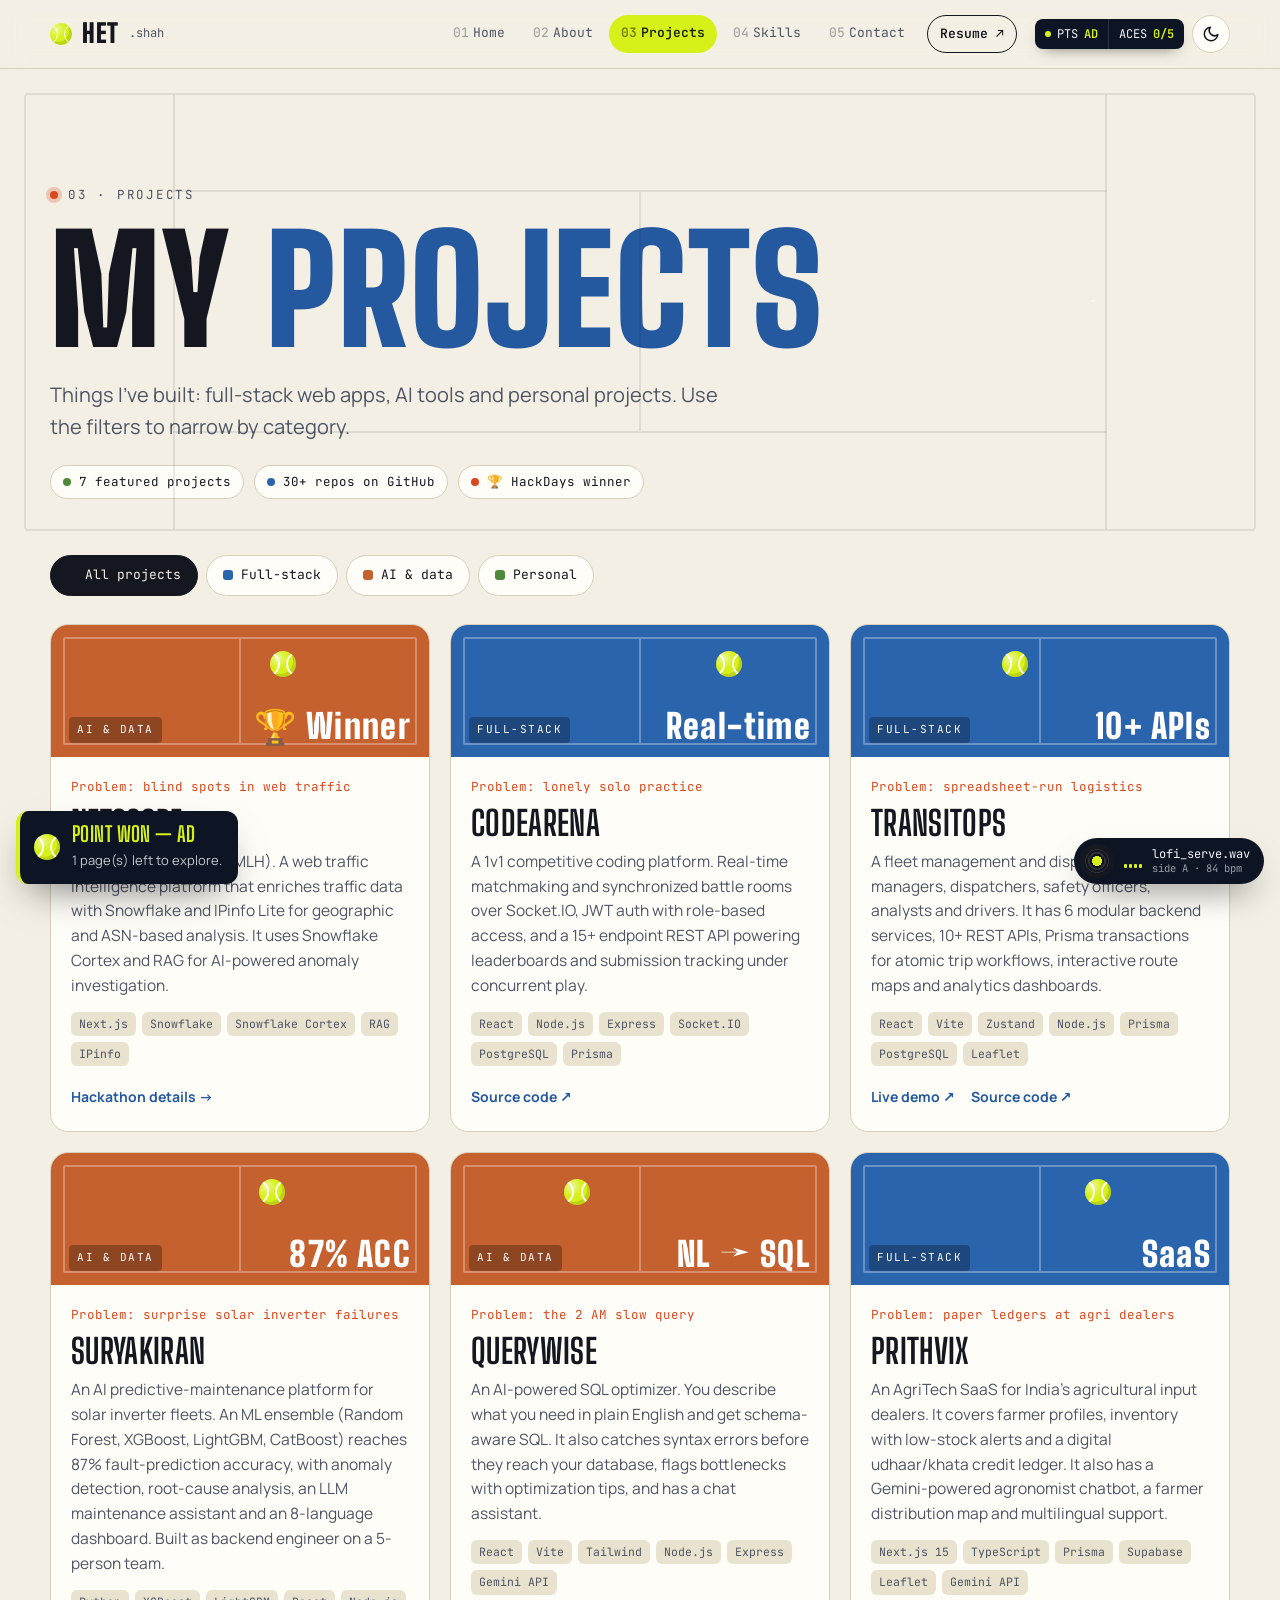
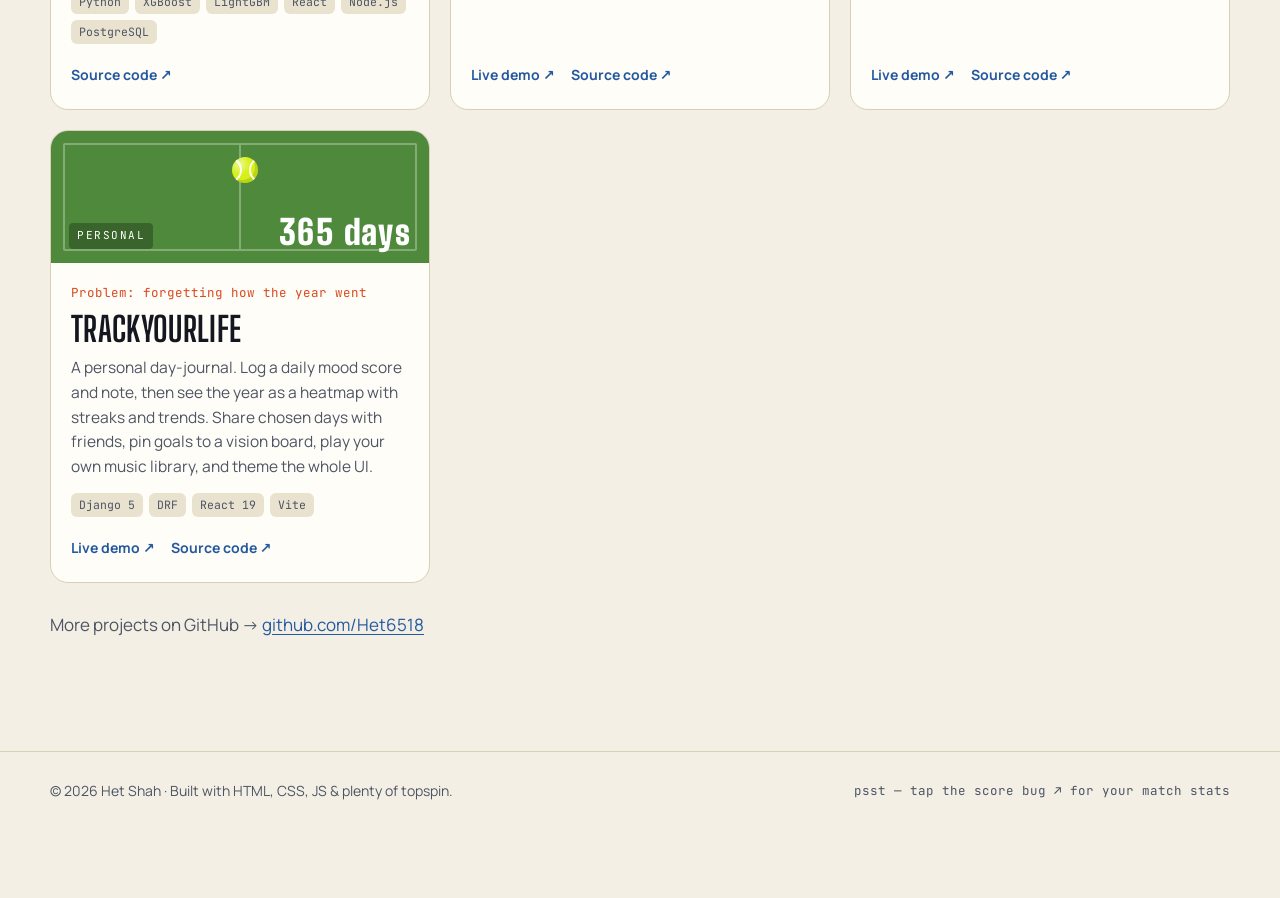
<file: projects.html>
<!doctype html>
<html lang="en">
<head>
  <meta charset="utf-8">
  <meta name="viewport" content="width=device-width, initial-scale=1">
  <title>Projects — Het Shah</title>
  <meta name="description" content="Projects by Het Shah: CodeArena, TransitOps, SuryaKiran, QueryWise, Prithvix and TrackYourLife.">
  <link rel="icon" href="favicon.svg" type="image/svg+xml">
  <link rel="preconnect" href="https://fonts.googleapis.com">
  <link rel="preconnect" href="https://fonts.gstatic.com" crossorigin>
  <link href="https://fonts.googleapis.com/css2?family=Big+Shoulders+Display:wght@700;900&family=JetBrains+Mono:wght@400;600&family=Manrope:wght@400;500;700;800&display=swap" rel="stylesheet">
  <link rel="stylesheet" href="css/style.css">
  <script>document.documentElement.classList.add('js');try{var t=localStorage.getItem('mp.theme');if(t)document.documentElement.dataset.theme=t;if(localStorage.getItem('mp.clay')==='1')document.documentElement.dataset.surface='clay'}catch(e){}</script>
  <script src="js/main.js" defer></script>
</head>
<body data-page="projects">
  <a class="skip" href="#main">Skip to content</a>

  <header class="site-header">
    <div class="wrap header-inner">
      <a class="brand" href="index.html"><span class="ball-icon" aria-hidden="true"></span>Het<small>.shah</small></a>
      <nav class="nav" aria-label="Main">
        <a href="index.html"><span class="num">01</span>Home</a>
        <a href="about.html"><span class="num">02</span>About</a>
        <a href="projects.html" aria-current="page"><span class="num">03</span>Projects</a>
        <a href="skills.html"><span class="num">04</span>Skills</a>
        <a href="contact.html"><span class="num">05</span>Contact</a>
        <a class="nav-cta" href="Het_Shah_Resume.pdf" target="_blank" rel="noopener">Resume ↗</a>
      </nav>
      <div class="header-tools">
        <button class="scorebug" id="scorebug" aria-label="Open match stats">
          <span><i class="serve"></i><span class="lbl">PTS</span> <b data-points>LOVE</b></span>
          <span><span class="lbl">ACES</span> <b data-aces>0/5</b></span>
        </button>
        <button class="icon-btn" id="theme-toggle" aria-label="Toggle day or night session">
          <svg class="theme-moon" viewBox="0 0 24 24" fill="none" stroke="currentColor" stroke-width="2" stroke-linecap="round" stroke-linejoin="round"><path d="M21 12.8A9 9 0 1 1 11.2 3a7 7 0 0 0 9.8 9.8z"/></svg>
          <svg class="theme-sun" viewBox="0 0 24 24" fill="none" stroke="currentColor" stroke-width="2" stroke-linecap="round"><circle cx="12" cy="12" r="4.5"/><path d="M12 2v2M12 20v2M4.9 4.9l1.4 1.4M17.7 17.7l1.4 1.4M2 12h2M20 12h2M4.9 19.1l1.4-1.4M17.7 6.3l1.4-1.4"/></svg>
        </button>
      </div>
    </div>
  </header>

  <main id="main">
    <section class="page-head">
      <div class="courtlines" aria-hidden="true"></div>
      <button class="ace" data-ace="projects" style="top: 46%; right: 14%;" aria-label="A stray tennis ball"><span class="ball-icon" style="--s:16px"></span></button>
      <div class="wrap">
        <span class="kicker"><span class="dot"></span> 03 · Projects</span>
        <h1>My <span class="hl">Projects</span></h1>
        <p class="lead">Things I've built: full-stack web apps, AI tools and personal projects. Use the filters to narrow by category.</p>
        <div class="record">
          <span class="chip"><i style="--c: var(--grass)"></i>7 featured projects</span>
          <span class="chip"><i style="--c: var(--court)"></i>30+ repos on GitHub</span>
          <span class="chip"><i style="--c: var(--hot)"></i>🏆 HackDays winner</span>
        </div>
      </div>
    </section>

    <section style="padding-top:0">
      <div class="wrap">
        <div class="filters" role="group" aria-label="Filter by category">
          <button class="filter" data-filter="all" aria-pressed="true"><i style="--c: var(--ink)"></i>All projects</button>
          <button class="filter" data-filter="hard" aria-pressed="false"><i style="--c: #2a64ad"></i>Full-stack</button>
          <button class="filter" data-filter="clay" aria-pressed="false"><i style="--c: #c4612f"></i>AI &amp; data</button>
          <button class="filter" data-filter="grass" aria-pressed="false"><i style="--c: #4f8a3c"></i>Personal</button>
        </div>

        <div class="projects">
          <!-- data-surface = hard | clay | grass -->
          <article class="project reveal" data-surface="clay" style="--c: #c4612f">
            <div class="strip"><span class="ball-icon" aria-hidden="true" style="--bx:58%"></span><span class="surface">AI &amp; data</span><span class="score">🏆 Winner</span></div>
            <div class="body">
              <span class="vs">Problem: blind spots in web traffic</span>
              <h3>NetScope</h3>
              <p>Won HackDays (IEEE × MLH). A web traffic intelligence platform that enriches traffic data with Snowflake and IPinfo Lite for geographic and ASN-based analysis. It uses Snowflake Cortex and RAG for AI-powered anomaly investigation.</p>
              <div class="tags"><span>Next.js</span><span>Snowflake</span><span>Snowflake Cortex</span><span>RAG</span><span>IPinfo</span></div>
              <div class="links"><a href="about.html#hackathons">Hackathon details →</a></div>
            </div>
          </article>

          <article class="project reveal" data-surface="hard" style="--c: #2a64ad">
            <div class="strip"><span class="ball-icon" aria-hidden="true" style="--bx:70%"></span><span class="surface">Full-stack</span><span class="score">Real-time</span></div>
            <div class="body">
              <span class="vs">Problem: lonely solo practice</span>
              <h3>CodeArena</h3>
              <p>A 1v1 competitive coding platform. Real-time matchmaking and synchronized battle rooms over Socket.IO, JWT auth with role-based access, and a 15+ endpoint REST API powering leaderboards and submission tracking under concurrent play.</p>
              <div class="tags"><span>React</span><span>Node.js</span><span>Express</span><span>Socket.IO</span><span>PostgreSQL</span><span>Prisma</span></div>
              <div class="links"><a href="https://github.com/Het6518/codeArena-" target="_blank" rel="noopener">Source code ↗</a></div>
            </div>
          </article>

          <article class="project reveal" data-surface="hard" style="--c: #2a64ad">
            <div class="strip"><span class="ball-icon" aria-hidden="true" style="--bx:40%"></span><span class="surface">Full-stack</span><span class="score">10+ APIs</span></div>
            <div class="body">
              <span class="vs">Problem: spreadsheet-run logistics</span>
              <h3>TransitOps</h3>
              <p>A fleet management and dispatch platform for managers, dispatchers, safety officers, analysts and drivers. It has 6 modular backend services, 10+ REST APIs, Prisma transactions for atomic trip workflows, interactive route maps and analytics dashboards.</p>
              <div class="tags"><span>React</span><span>Vite</span><span>Zustand</span><span>Node.js</span><span>Prisma</span><span>PostgreSQL</span><span>Leaflet</span></div>
              <div class="links"><a href="https://transitops-psi.vercel.app/" target="_blank" rel="noopener">Live demo ↗</a><a href="https://github.com/Het6518/Transitops" target="_blank" rel="noopener">Source code ↗</a></div>
            </div>
          </article>

          <article class="project reveal" data-surface="clay" style="--c: #c4612f">
            <div class="strip"><span class="ball-icon" aria-hidden="true" style="--bx:55%"></span><span class="surface">AI &amp; data</span><span class="score">87% ACC</span></div>
            <div class="body">
              <span class="vs">Problem: surprise solar inverter failures</span>
              <h3>SuryaKiran</h3>
              <p>An AI predictive-maintenance platform for solar inverter fleets. An ML ensemble (Random Forest, XGBoost, LightGBM, CatBoost) reaches 87% fault-prediction accuracy, with anomaly detection, root-cause analysis, an LLM maintenance assistant and an 8-language dashboard. Built as backend engineer on a 5-person team.</p>
              <div class="tags"><span>Python</span><span>XGBoost</span><span>LightGBM</span><span>React</span><span>Node.js</span><span>PostgreSQL</span></div>
              <div class="links"><a href="https://github.com/Het6518/SuryaKiran" target="_blank" rel="noopener">Source code ↗</a></div>
            </div>
          </article>

          <article class="project reveal" data-surface="clay" style="--c: #c4612f">
            <div class="strip"><span class="ball-icon" aria-hidden="true" style="--bx:30%"></span><span class="surface">AI &amp; data</span><span class="score">NL → SQL</span></div>
            <div class="body">
              <span class="vs">Problem: the 2 AM slow query</span>
              <h3>QueryWise</h3>
              <p>An AI-powered SQL optimizer. You describe what you need in plain English and get schema-aware SQL. It also catches syntax errors before they reach your database, flags bottlenecks with optimization tips, and has a chat assistant.</p>
              <div class="tags"><span>React</span><span>Vite</span><span>Tailwind</span><span>Node.js</span><span>Express</span><span>Gemini API</span></div>
              <div class="links"><a href="https://querywise-nine.vercel.app/" target="_blank" rel="noopener">Live demo ↗</a><a href="https://github.com/Het6518/querywise" target="_blank" rel="noopener">Source code ↗</a></div>
            </div>
          </article>

          <article class="project reveal" data-surface="hard" style="--c: #2a64ad">
            <div class="strip"><span class="ball-icon" aria-hidden="true" style="--bx:62%"></span><span class="surface">Full-stack</span><span class="score">SaaS</span></div>
            <div class="body">
              <span class="vs">Problem: paper ledgers at agri dealers</span>
              <h3>Prithvix</h3>
              <p>An AgriTech SaaS for India's agricultural input dealers. It covers farmer profiles, inventory with low-stock alerts and a digital udhaar/khata credit ledger. It also has a Gemini-powered agronomist chatbot, a farmer distribution map and multilingual support.</p>
              <div class="tags"><span>Next.js 15</span><span>TypeScript</span><span>Prisma</span><span>Supabase</span><span>Leaflet</span><span>Gemini API</span></div>
              <div class="links"><a href="https://prithvi-x.vercel.app/" target="_blank" rel="noopener">Live demo ↗</a><a href="https://github.com/Het6518/Prithvi-x" target="_blank" rel="noopener">Source code ↗</a></div>
            </div>
          </article>

          <article class="project reveal" data-surface="grass" style="--c: #4f8a3c">
            <div class="strip"><span class="ball-icon" aria-hidden="true" style="--bx:48%"></span><span class="surface">Personal</span><span class="score">365 days</span></div>
            <div class="body">
              <span class="vs">Problem: forgetting how the year went</span>
              <h3>TrackYourLife</h3>
              <p>A personal day-journal. Log a daily mood score and note, then see the year as a heatmap with streaks and trends. Share chosen days with friends, pin goals to a vision board, play your own music library, and theme the whole UI.</p>
              <div class="tags"><span>Django 5</span><span>DRF</span><span>React 19</span><span>Vite</span></div>
              <div class="links"><a href="https://track-your-life-dusky.vercel.app" target="_blank" rel="noopener">Live demo ↗</a><a href="https://github.com/Het6518/TrackYourLife" target="_blank" rel="noopener">Source code ↗</a></div>
            </div>
          </article>
        </div>

        <p class="reveal" style="margin-top:28px;color:var(--ink-2)">More projects on GitHub → <a href="https://github.com/Het6518" target="_blank" rel="noopener">github.com/Het6518</a></p>
      </div>
    </section>
  </main>

  <footer class="site-footer">
    <div class="wrap footer-inner">
      <span>© 2026 Het Shah · Built with HTML, CSS, JS &amp; plenty of topspin.</span>
      <span class="hint">psst — tap the score bug ↗ for your match stats</span>
    </div>
  </footer>
</body>
</html>
</file>
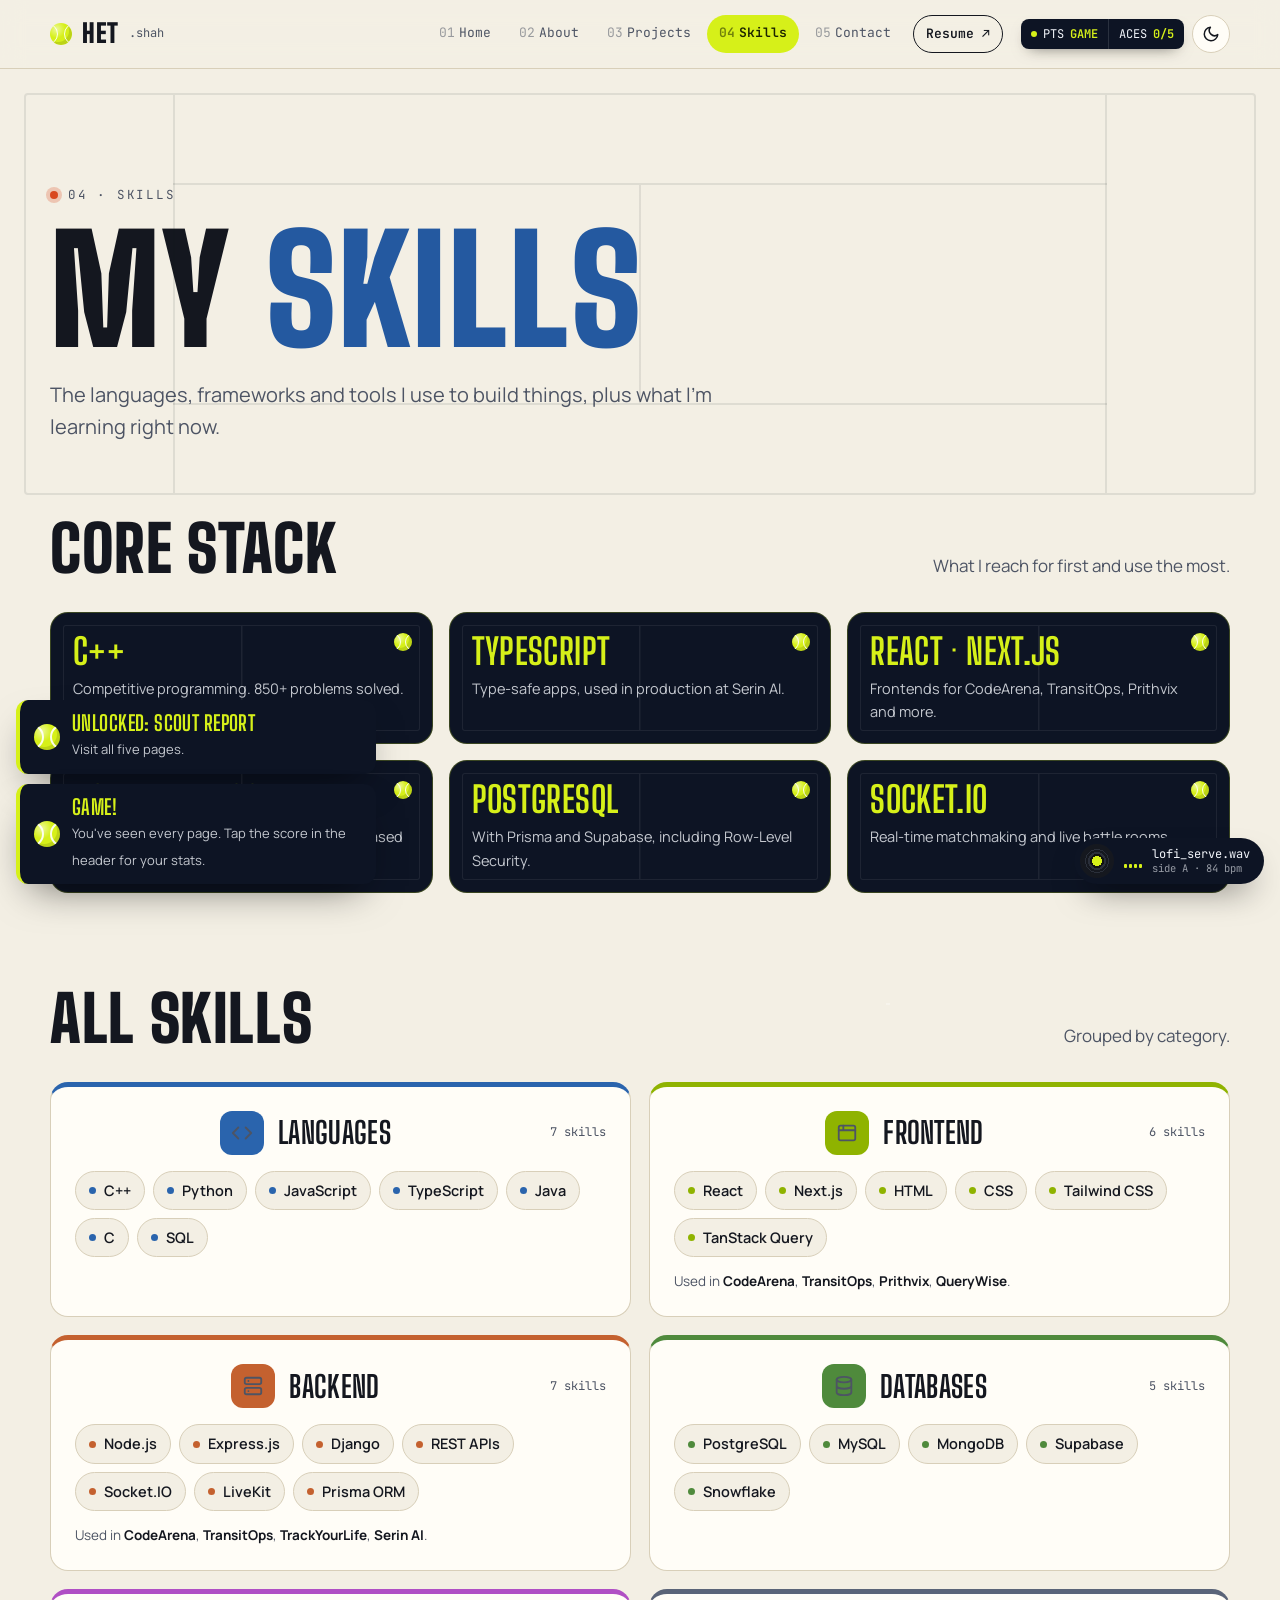
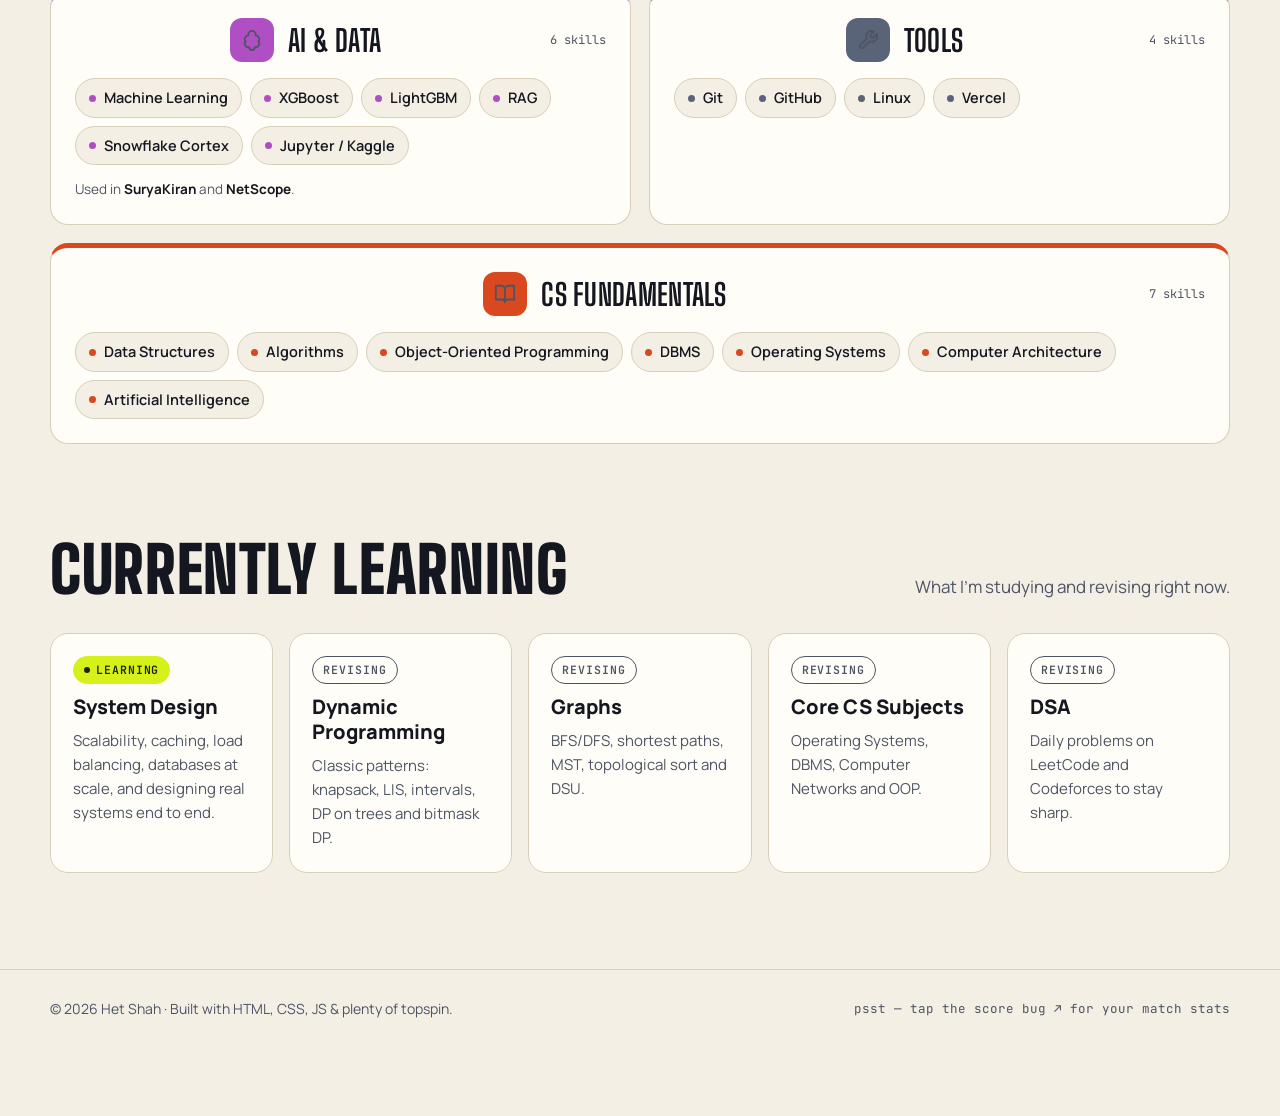
<file: skills.html>
<!doctype html>
<html lang="en">
<head>
  <meta charset="utf-8">
  <meta name="viewport" content="width=device-width, initial-scale=1">
  <title>Skills — Het Shah</title>
  <meta name="description" content="Skills and tech stack of Het Shah.">
  <link rel="icon" href="favicon.svg" type="image/svg+xml">
  <link rel="preconnect" href="https://fonts.googleapis.com">
  <link rel="preconnect" href="https://fonts.gstatic.com" crossorigin>
  <link href="https://fonts.googleapis.com/css2?family=Big+Shoulders+Display:wght@700;900&family=JetBrains+Mono:wght@400;600&family=Manrope:wght@400;500;700;800&display=swap" rel="stylesheet">
  <link rel="stylesheet" href="css/style.css">
  <script>document.documentElement.classList.add('js');try{var t=localStorage.getItem('mp.theme');if(t)document.documentElement.dataset.theme=t;if(localStorage.getItem('mp.clay')==='1')document.documentElement.dataset.surface='clay'}catch(e){}</script>
  <script src="js/main.js" defer></script>
</head>
<body data-page="skills">
  <a class="skip" href="#main">Skip to content</a>

  <header class="site-header">
    <div class="wrap header-inner">
      <a class="brand" href="index.html"><span class="ball-icon" aria-hidden="true"></span>Het<small>.shah</small></a>
      <nav class="nav" aria-label="Main">
        <a href="index.html"><span class="num">01</span>Home</a>
        <a href="about.html"><span class="num">02</span>About</a>
        <a href="projects.html"><span class="num">03</span>Projects</a>
        <a href="skills.html" aria-current="page"><span class="num">04</span>Skills</a>
        <a href="contact.html"><span class="num">05</span>Contact</a>
        <a class="nav-cta" href="Het_Shah_Resume.pdf" target="_blank" rel="noopener">Resume ↗</a>
      </nav>
      <div class="header-tools">
        <button class="scorebug" id="scorebug" aria-label="Open match stats">
          <span><i class="serve"></i><span class="lbl">PTS</span> <b data-points>LOVE</b></span>
          <span><span class="lbl">ACES</span> <b data-aces>0/5</b></span>
        </button>
        <button class="icon-btn" id="theme-toggle" aria-label="Toggle light or dark theme">
          <svg class="theme-moon" viewBox="0 0 24 24" fill="none" stroke="currentColor" stroke-width="2" stroke-linecap="round" stroke-linejoin="round"><path d="M21 12.8A9 9 0 1 1 11.2 3a7 7 0 0 0 9.8 9.8z"/></svg>
          <svg class="theme-sun" viewBox="0 0 24 24" fill="none" stroke="currentColor" stroke-width="2" stroke-linecap="round"><circle cx="12" cy="12" r="4.5"/><path d="M12 2v2M12 20v2M4.9 4.9l1.4 1.4M17.7 17.7l1.4 1.4M2 12h2M20 12h2M4.9 19.1l1.4-1.4M17.7 6.3l1.4-1.4"/></svg>
        </button>
      </div>
    </div>
  </header>

  <main id="main">
    <section class="page-head">
      <div class="courtlines" aria-hidden="true"></div>
      <div class="wrap">
        <span class="kicker"><span class="dot"></span> 04 · Skills</span>
        <h1>My <span class="hl">Skills</span></h1>
        <p class="lead">The languages, frameworks and tools I use to build things, plus what I'm learning right now.</p>
      </div>
    </section>

    <!-- CORE STACK -->
    <section style="padding-top:0">
      <div class="wrap">
        <div class="section-head reveal">
          <h2>Core Stack</h2>
          <p>What I reach for first and use the most.</p>
        </div>
        <div class="core">
          <div class="core-tile reveal"><span class="ball-icon" aria-hidden="true"></span><h3>C++</h3><p>Competitive programming. 850+ problems solved.</p></div>
          <div class="core-tile reveal"><span class="ball-icon" aria-hidden="true"></span><h3>TypeScript</h3><p>Type-safe apps, used in production at Serin AI.</p></div>
          <div class="core-tile reveal"><span class="ball-icon" aria-hidden="true"></span><h3>React · Next.js</h3><p>Frontends for CodeArena, TransitOps, Prithvix and more.</p></div>
          <div class="core-tile reveal"><span class="ball-icon" aria-hidden="true"></span><h3>Node · Express</h3><p>Modular REST APIs with JWT auth and role-based access.</p></div>
          <div class="core-tile reveal"><span class="ball-icon" aria-hidden="true"></span><h3>PostgreSQL</h3><p>With Prisma and Supabase, including Row-Level Security.</p></div>
          <div class="core-tile reveal"><span class="ball-icon" aria-hidden="true"></span><h3>Socket.IO</h3><p>Real-time matchmaking and live battle rooms.</p></div>
        </div>
      </div>
    </section>

    <!-- ALL SKILLS -->
    <section style="padding-top:0; position:relative">
      <button class="ace" data-ace="skills" style="top: 6px; right: 30%;" aria-label="A stray tennis ball"><span class="ball-icon" style="--s:16px"></span></button>
      <div class="wrap">
        <div class="section-head reveal">
          <h2>All Skills</h2>
          <p>Grouped by category.</p>
        </div>
        <div class="skill-groups">
          <div class="skill-group reveal" style="--c: #2a64ad">
            <div class="sg-head">
              <span class="sg-ico"><svg viewBox="0 0 24 24" fill="none" stroke="currentColor" stroke-width="2" stroke-linecap="round" stroke-linejoin="round"><path d="M8 6l-6 6 6 6M16 6l6 6-6 6"/></svg></span>
              <h3>Languages</h3><span>7 skills</span>
            </div>
            <div class="chips"><span>C++</span><span>Python</span><span>JavaScript</span><span>TypeScript</span><span>Java</span><span>C</span><span>SQL</span></div>
          </div>

          <div class="skill-group reveal" style="--c: #8fb300">
            <div class="sg-head">
              <span class="sg-ico"><svg viewBox="0 0 24 24" fill="none" stroke="currentColor" stroke-width="2" stroke-linecap="round" stroke-linejoin="round"><rect x="3" y="4" width="18" height="16" rx="2"/><path d="M3 9h18M8 4v5"/></svg></span>
              <h3>Frontend</h3><span>6 skills</span>
            </div>
            <div class="chips"><span>React</span><span>Next.js</span><span>HTML</span><span>CSS</span><span>Tailwind CSS</span><span>TanStack Query</span></div>
            <p class="sg-used">Used in <b>CodeArena</b>, <b>TransitOps</b>, <b>Prithvix</b>, <b>QueryWise</b>.</p>
          </div>

          <div class="skill-group reveal" style="--c: #c4612f">
            <div class="sg-head">
              <span class="sg-ico"><svg viewBox="0 0 24 24" fill="none" stroke="currentColor" stroke-width="2" stroke-linecap="round" stroke-linejoin="round"><rect x="3" y="3" width="18" height="7" rx="2"/><rect x="3" y="14" width="18" height="7" rx="2"/><path d="M7 6.5h.01M7 17.5h.01"/></svg></span>
              <h3>Backend</h3><span>7 skills</span>
            </div>
            <div class="chips"><span>Node.js</span><span>Express.js</span><span>Django</span><span>REST APIs</span><span>Socket.IO</span><span>LiveKit</span><span>Prisma ORM</span></div>
            <p class="sg-used">Used in <b>CodeArena</b>, <b>TransitOps</b>, <b>TrackYourLife</b>, <b>Serin AI</b>.</p>
          </div>

          <div class="skill-group reveal" style="--c: #4f8a3c">
            <div class="sg-head">
              <span class="sg-ico"><svg viewBox="0 0 24 24" fill="none" stroke="currentColor" stroke-width="2" stroke-linecap="round" stroke-linejoin="round"><ellipse cx="12" cy="5" rx="8" ry="3"/><path d="M4 5v14c0 1.7 3.6 3 8 3s8-1.3 8-3V5M4 12c0 1.7 3.6 3 8 3s8-1.3 8-3"/></svg></span>
              <h3>Databases</h3><span>5 skills</span>
            </div>
            <div class="chips"><span>PostgreSQL</span><span>MySQL</span><span>MongoDB</span><span>Supabase</span><span>Snowflake</span></div>
          </div>

          <div class="skill-group reveal" style="--c: #b04fc4">
            <div class="sg-head">
              <span class="sg-ico"><svg viewBox="0 0 24 24" fill="none" stroke="currentColor" stroke-width="2" stroke-linecap="round" stroke-linejoin="round"><path d="M12 2a4 4 0 0 0-4 4v1a4 4 0 0 0-3 6.5A4 4 0 0 0 8 20h1a3 3 0 0 0 6 0h1a4 4 0 0 0 3-6.5A4 4 0 0 0 16 7V6a4 4 0 0 0-4-4z"/></svg></span>
              <h3>AI &amp; Data</h3><span>6 skills</span>
            </div>
            <div class="chips"><span>Machine Learning</span><span>XGBoost</span><span>LightGBM</span><span>RAG</span><span>Snowflake Cortex</span><span>Jupyter / Kaggle</span></div>
            <p class="sg-used">Used in <b>SuryaKiran</b> and <b>NetScope</b>.</p>
          </div>

          <div class="skill-group reveal" style="--c: #5a6478">
            <div class="sg-head">
              <span class="sg-ico"><svg viewBox="0 0 24 24" fill="none" stroke="currentColor" stroke-width="2" stroke-linecap="round" stroke-linejoin="round"><path d="M14.7 6.3a1 1 0 0 0 0 1.4l1.6 1.6a1 1 0 0 0 1.4 0l3.8-3.8a6 6 0 0 1-7.9 7.9l-6.9 6.9a2.1 2.1 0 0 1-3-3l6.9-6.9a6 6 0 0 1 7.9-7.9z"/></svg></span>
              <h3>Tools</h3><span>4 skills</span>
            </div>
            <div class="chips"><span>Git</span><span>GitHub</span><span>Linux</span><span>Vercel</span></div>
          </div>

          <div class="skill-group reveal" style="--c: #d9481f; grid-column: 1 / -1">
            <div class="sg-head">
              <span class="sg-ico"><svg viewBox="0 0 24 24" fill="none" stroke="currentColor" stroke-width="2" stroke-linecap="round" stroke-linejoin="round"><path d="M2 3h6a4 4 0 0 1 4 4v14a3 3 0 0 0-3-3H2zM22 3h-6a4 4 0 0 0-4 4v14a3 3 0 0 1 3-3h7z"/></svg></span>
              <h3>CS Fundamentals</h3><span>7 skills</span>
            </div>
            <div class="chips"><span>Data Structures</span><span>Algorithms</span><span>Object-Oriented Programming</span><span>DBMS</span><span>Operating Systems</span><span>Computer Architecture</span><span>Artificial Intelligence</span></div>
          </div>
        </div>
      </div>
    </section>

    <!-- CURRENTLY LEARNING -->
    <section style="padding-top:0">
      <div class="wrap">
        <div class="section-head reveal">
          <h2>Currently Learning</h2>
          <p>What I'm studying and revising right now.</p>
        </div>
        <div class="learn-grid">
          <article class="learn reveal">
            <span class="status on">Learning</span>
            <h3>System Design</h3>
            <p>Scalability, caching, load balancing, databases at scale, and designing real systems end to end.</p>
          </article>
          <article class="learn reveal">
            <span class="status">Revising</span>
            <h3>Dynamic Programming</h3>
            <p>Classic patterns: knapsack, LIS, intervals, DP on trees and bitmask DP.</p>
          </article>
          <article class="learn reveal">
            <span class="status">Revising</span>
            <h3>Graphs</h3>
            <p>BFS/DFS, shortest paths, MST, topological sort and DSU.</p>
          </article>
          <article class="learn reveal">
            <span class="status">Revising</span>
            <h3>Core CS Subjects</h3>
            <p>Operating Systems, DBMS, Computer Networks and OOP.</p>
          </article>
          <article class="learn reveal">
            <span class="status">Revising</span>
            <h3>DSA</h3>
            <p>Daily problems on LeetCode and Codeforces to stay sharp.</p>
          </article>
        </div>
      </div>
    </section>
  </main>

  <footer class="site-footer">
    <div class="wrap footer-inner">
      <span>© 2026 Het Shah · Built with HTML, CSS, JS &amp; plenty of topspin.</span>
      <span class="hint">psst — tap the score bug ↗ for your match stats</span>
    </div>
  </footer>
</body>
</html>
</file>
<file: css/style.css>
/* ==========================================================================
   MATCH POINT — portfolio stylesheet
   Tennis × Code × Music
   ========================================================================== */

@view-transition { navigation: auto; }

:root {
  --bg: #f3efe4;
  --bg-2: #e9e2cf;
  --surface: #fffdf7;
  --ink: #14171f;
  --ink-2: #4d5464;
  --line: #d8cfb9;
  --court: #2a64ad;
  --court-2: #1f4f8c;
  --grass: #4f8a3c;
  --clay: #c4612f;
  --chalk: #ffffff;
  --ball: #d6f019;
  --ball-ink: #1b2400;
  --accent: #2459a0;
  --hot: #d9481f;
  --bug: #0d1424;          /* TV score-bug — dark in both themes */
  --bug-ink: #f2f5fa;

  --radius: 18px;
  --radius-sm: 10px;
  --shadow: 0 1px 0 rgba(20, 23, 31, .04), 0 18px 40px -22px rgba(20, 23, 31, .35);
  --font-display: "Big Shoulders Display", "Arial Narrow", sans-serif;
  --font-body: "Manrope", system-ui, -apple-system, "Segoe UI", sans-serif;
  --font-mono: "JetBrains Mono", ui-monospace, Consolas, monospace;
  --wrap: 1180px;
  color-scheme: light;
}

@media (prefers-color-scheme: dark) {
  :root:not([data-theme="light"]) {
    --bg: #0a101c;
    --bg-2: #0f182a;
    --surface: #131d31;
    --ink: #edf1f7;
    --ink-2: #9ba7bc;
    --line: #23314b;
    --court: #1f4f8c;
    --court-2: #173d6d;
    --grass: #2f6127;
    --ball: #dcff3a;
    --accent: #86b6ff;
    --hot: #ff7c4f;
    --shadow: 0 1px 0 rgba(255, 255, 255, .03), 0 18px 40px -20px rgba(0, 0, 0, .7);
    color-scheme: dark;
  }
}
:root[data-theme="dark"] {
  --bg: #0a101c;
  --bg-2: #0f182a;
  --surface: #131d31;
  --ink: #edf1f7;
  --ink-2: #9ba7bc;
  --line: #23314b;
  --court: #1f4f8c;
  --court-2: #173d6d;
  --grass: #2f6127;
  --ball: #dcff3a;
  --accent: #86b6ff;
  --hot: #ff7c4f;
  --shadow: 0 1px 0 rgba(255, 255, 255, .03), 0 18px 40px -20px rgba(0, 0, 0, .7);
  color-scheme: dark;
}

/* Secret surface (Konami code) */
:root[data-surface="clay"] { --court: #c4612f; --court-2: #a24a1f; --accent: #b4521f; }
:root[data-surface="clay"][data-theme="dark"] { --court: #9c4a22; --court-2: #7d3a19; --accent: #ff9a66; }
@media (prefers-color-scheme: dark) {
  :root[data-surface="clay"]:not([data-theme="light"]) { --court: #9c4a22; --court-2: #7d3a19; --accent: #ff9a66; }
}

/* ---------- Base ---------- */
*, *::before, *::after { box-sizing: border-box; }
html { -webkit-text-size-adjust: 100%; scroll-behavior: smooth; }
body {
  margin: 0;
  background: var(--bg);
  color: var(--ink);
  font-family: var(--font-body);
  font-size: 17px;
  line-height: 1.6;
  min-height: 100vh;
  display: flex;
  flex-direction: column;
  overflow-x: hidden;
}
img, svg, canvas { display: block; max-width: 100%; }
a { color: var(--accent); text-underline-offset: 3px; }
button { font: inherit; color: inherit; }
h1, h2, h3 { font-family: var(--font-display); line-height: .95; letter-spacing: .01em; margin: 0; text-transform: uppercase; }
p { margin: 0 0 1em; }
code, kbd, pre { font-family: var(--font-mono); }
::selection { background: var(--ball); color: var(--ball-ink); }
:focus-visible { outline: 3px solid var(--ball); outline-offset: 3px; border-radius: 6px; }

.wrap { width: min(100% - 32px, var(--wrap)); margin-inline: auto; }
.skip { position: absolute; left: -999px; top: 8px; z-index: 100; background: var(--ball); color: var(--ball-ink); padding: 8px 14px; border-radius: 8px; }
.skip:focus { left: 8px; }
.sr-only { position: absolute; width: 1px; height: 1px; overflow: hidden; clip: rect(0 0 0 0); white-space: nowrap; }

.kicker {
  font-family: var(--font-mono);
  font-size: 12.5px;
  letter-spacing: .14em;
  text-transform: uppercase;
  color: var(--ink-2);
  display: inline-flex;
  align-items: center;
  gap: 10px;
}
.kicker .dot { width: 8px; height: 8px; border-radius: 50%; background: var(--hot); box-shadow: 0 0 0 4px color-mix(in srgb, var(--hot) 25%, transparent); animation: live 1.6s ease-in-out infinite; }
@keyframes live { 50% { opacity: .35; } }

/* ---------- Header ---------- */
.site-header {
  position: sticky; top: 0; z-index: 40;
  view-transition-name: site-header;
  background: color-mix(in srgb, var(--bg) 82%, transparent);
  backdrop-filter: saturate(1.4) blur(12px);
  -webkit-backdrop-filter: saturate(1.4) blur(12px);
  border-bottom: 1px solid var(--line);
}
.header-inner { display: flex; align-items: center; gap: 18px; min-height: 68px; }
.brand {
  display: inline-flex; align-items: center; gap: 10px;
  font-family: var(--font-display); font-weight: 900; font-size: 26px; letter-spacing: .02em;
  text-decoration: none; color: var(--ink); text-transform: uppercase;
}
.brand small { font-family: var(--font-mono); font-size: 12px; font-weight: 400; color: var(--ink-2); text-transform: none; letter-spacing: 0; }
.ball-icon {
  --s: 22px;
  width: var(--s); height: var(--s); border-radius: 50%; flex: none;
  background:
    radial-gradient(circle at 30% 28%, rgba(255,255,255,.55), transparent 40%),
    var(--ball);
  position: relative; overflow: hidden;
  box-shadow: inset -3px -3px 0 rgba(0,0,0,.12);
}
.ball-icon::before, .ball-icon::after {
  content: ""; position: absolute; width: 100%; height: 100%; border-radius: 50%;
  border: calc(var(--s) * .08) solid rgba(255,255,255,.9);
}
.ball-icon::before { left: -62%; }
.ball-icon::after { right: -62%; }
.brand:hover .ball-icon { animation: spin .7s ease; }
@keyframes spin { to { transform: rotate(360deg); } }

.nav { display: flex; gap: 4px; margin-left: auto; }
.nav a {
  font-family: var(--font-mono); font-size: 13px; text-decoration: none; color: var(--ink-2);
  padding: 8px 12px; border-radius: 999px; white-space: nowrap; transition: background .2s, color .2s;
}
.nav a:hover { color: var(--ink); background: var(--bg-2); }
.nav a[aria-current="page"] { background: var(--ball); color: var(--ball-ink); font-weight: 600; }
.nav a .num { opacity: .55; margin-right: 4px; }
.nav a.nav-cta { border: 1.5px solid var(--ink); color: var(--ink); font-weight: 600; margin-left: 6px; }
.nav a.nav-cta:hover { background: var(--ink); color: var(--bg); }

.header-tools { display: flex; align-items: center; gap: 8px; }
.scorebug {
  display: inline-flex; align-items: stretch; border: 0; padding: 0; cursor: pointer;
  background: var(--bug); color: var(--bug-ink); border-radius: 8px; overflow: hidden;
  font-family: var(--font-mono); font-size: 12px; line-height: 1;
  box-shadow: 0 6px 16px -8px rgba(0,0,0,.6);
}
.scorebug > span { display: flex; align-items: center; gap: 6px; padding: 9px 10px; }
.scorebug > span + span { border-left: 1px solid rgba(255,255,255,.12); }
.scorebug b { color: var(--ball); font-weight: 600; min-width: 2ch; }
.scorebug .serve { width: 6px; height: 6px; border-radius: 50%; background: var(--ball); }
.scorebug.bump { animation: bump .5s ease; }
@keyframes bump { 40% { transform: scale(1.08); } }

.icon-btn {
  width: 38px; height: 38px; border-radius: 50%; border: 1px solid var(--line); background: var(--surface);
  display: grid; place-items: center; cursor: pointer; transition: transform .2s;
}
.icon-btn:hover { transform: rotate(-12deg); }
.icon-btn svg { width: 18px; height: 18px; }
.theme-sun { display: none; }
:root[data-theme="dark"] .theme-sun { display: block; }
:root[data-theme="dark"] .theme-moon { display: none; }
@media (prefers-color-scheme: dark) {
  :root:not([data-theme="light"]) .theme-sun { display: block; }
  :root:not([data-theme="light"]) .theme-moon { display: none; }
}

@media (max-width: 900px) {
  .header-inner { flex-wrap: wrap; gap: 10px; padding-top: 10px; }
  .header-tools { margin-left: auto; }
  .nav { order: 3; width: 100%; margin: 0; overflow-x: auto; padding-bottom: 10px; scrollbar-width: none; }
  .nav::-webkit-scrollbar { display: none; }
  .brand small { display: none; }
}
@media (max-width: 420px) {
  .scorebug .lbl { display: none; }
}

/* ---------- Buttons ---------- */
.btn {
  display: inline-flex; align-items: center; gap: 10px; cursor: pointer;
  padding: 13px 20px; border-radius: 999px; border: 2px solid var(--ink);
  font-weight: 700; font-size: 15px; text-decoration: none; color: var(--ink); background: transparent;
  transition: transform .15s ease, background .2s, box-shadow .2s;
}
.btn:hover { transform: translateY(-2px); box-shadow: 0 6px 0 -1px var(--ink); }
.btn:active { transform: translateY(0); box-shadow: none; }
.btn-primary { background: var(--ball); color: var(--ball-ink); border-color: var(--ball-ink); }
:root[data-theme="dark"] .btn-primary { border-color: var(--ball); }
@media (prefers-color-scheme: dark) { :root:not([data-theme="light"]) .btn-primary { border-color: var(--ball); } }
.btn .arrow { transition: transform .2s; }
.btn:hover .arrow { transform: translateX(4px); }

/* ---------- Main / sections ---------- */
main { flex: 1; }
section { padding-block: clamp(48px, 8vw, 96px); }
.section-head { display: flex; align-items: end; justify-content: space-between; gap: 20px; flex-wrap: wrap; margin-bottom: 32px; }
.section-head h2 { font-size: clamp(38px, 6vw, 64px); font-weight: 900; }
.section-head p { color: var(--ink-2); max-width: 46ch; margin: 0; }

/* Court lines decoration */
.courtlines {
  position: absolute; inset: 24px; pointer-events: none;
  border: 2px solid color-mix(in srgb, var(--ink) 9%, transparent);
  border-radius: 4px;
}
.courtlines::before, .courtlines::after { content: ""; position: absolute; }
.courtlines::before { /* singles sidelines */
  inset: 0 12%;
  border-inline: 2px solid color-mix(in srgb, var(--ink) 9%, transparent);
}
.courtlines::after { /* service line + centre line */
  left: 12%; right: 12%; top: 22%; bottom: 22%;
  border-block: 2px solid color-mix(in srgb, var(--ink) 9%, transparent);
  background: linear-gradient(color-mix(in srgb, var(--ink) 9%, transparent), color-mix(in srgb, var(--ink) 9%, transparent)) center / 2px 100% no-repeat;
}

/* Page heads for inner pages */
.page-head { position: relative; padding-block: clamp(56px, 9vw, 110px) clamp(32px, 5vw, 56px); overflow: hidden; }
.page-head h1 { font-size: clamp(56px, 12vw, 148px); font-weight: 900; margin: 14px 0 18px; }
.page-head h1 .hl { color: var(--accent); }
.page-head .lead { font-size: clamp(17px, 2vw, 20px); color: var(--ink-2); max-width: 56ch; }

/* Reveal on scroll */
.js .reveal { opacity: 0; transform: translateY(18px); transition: opacity .6s ease, transform .6s cubic-bezier(.2,.7,.2,1); }
.js .reveal.in { opacity: 1; transform: none; }

/* ---------- Ticker ---------- */
.ticker {
  background: var(--bug); color: var(--bug-ink); overflow: hidden; white-space: nowrap;
  font-family: var(--font-mono); font-size: 13px; letter-spacing: .08em; text-transform: uppercase;
  border-block: 3px solid var(--ball);
}
.ticker-track { display: inline-flex; animation: ticker 38s linear infinite; padding-block: 12px; }
.ticker-track span { padding-inline: 22px; }
.ticker-track b { color: var(--ball); font-weight: 600; }
@keyframes ticker { to { transform: translateX(-50%); } }

/* ---------- HOME ---------- */
.hero { position: relative; padding-block: clamp(36px, 6vw, 72px) clamp(56px, 8vw, 96px); overflow: hidden; }
.hero-grid { display: grid; grid-template-columns: 1.1fr .9fr; gap: clamp(28px, 5vw, 64px); align-items: center; position: relative; }
.hero h1 { font-size: clamp(64px, 11vw, 150px); font-weight: 900; margin: 16px 0 6px; }
.hero h1 .line2 { display: block; color: var(--accent); }
.hero .tagline { display: flex; flex-wrap: wrap; gap: 8px; margin: 18px 0 22px; }
.chip {
  font-family: var(--font-mono); font-size: 12.5px; padding: 6px 12px; border-radius: 999px;
  border: 1px solid var(--line); background: var(--surface); display: inline-flex; align-items: center; gap: 8px;
}
.chip i { width: 8px; height: 8px; border-radius: 50%; background: var(--c, var(--court)); display: inline-block; }
.hero .intro { font-size: clamp(17px, 1.8vw, 20px); color: var(--ink-2); max-width: 52ch; }
.hero .intro strong { color: var(--ink); }
.hero-ctas { display: flex; flex-wrap: wrap; gap: 12px; margin-top: 26px; }

@media (max-width: 900px) { .hero-grid { grid-template-columns: 1fr; } }

/* Rally game card */
.rally-card {
  background: var(--surface); border: 1px solid var(--line); border-radius: 26px; padding: 14px;
  box-shadow: var(--shadow); position: relative;
}
.rally-top { display: flex; justify-content: space-between; align-items: center; padding: 4px 6px 12px; gap: 10px; }
.rally-top .kicker { font-size: 11.5px; }
.rally-score { font-family: var(--font-mono); font-size: 12px; background: var(--bug); color: var(--bug-ink); border-radius: 6px; padding: 6px 10px; display: flex; gap: 12px; }
.rally-score b { color: var(--ball); font-weight: 600; }
#rally {
  width: 100%; aspect-ratio: 4 / 5; border-radius: 16px; background: var(--grass);
  touch-action: none; cursor: none;
}
#rally:focus-visible { outline-offset: 2px; }
.rally-help { font-size: 13px; color: var(--ink-2); padding: 12px 6px 2px; margin: 0; display: flex; justify-content: space-between; gap: 10px; flex-wrap: wrap; }
.rally-help kbd { font-size: 11px; border: 1px solid var(--line); border-bottom-width: 2px; border-radius: 4px; padding: 1px 5px; background: var(--bg); }

/* Scoreboard stats strip */
.board {
  display: grid; grid-template-columns: repeat(4, 1fr);
  background: var(--bug); color: var(--bug-ink); border-radius: var(--radius); overflow: hidden;
  box-shadow: var(--shadow);
}
.board > div { padding: 22px 22px 20px; border-left: 1px solid rgba(255,255,255,.08); }
.board > div:first-child { border-left: 0; }
.board .v { font-family: var(--font-display); font-weight: 900; font-size: clamp(44px, 6vw, 68px); color: var(--ball); line-height: 1; }
.board .k { font-family: var(--font-mono); font-size: 12px; letter-spacing: .1em; text-transform: uppercase; opacity: .8; margin-top: 8px; }
.board .s { font-size: 13px; opacity: .55; }
@media (max-width: 700px) {
  .board { grid-template-columns: 1fr 1fr; }
  .board > div:nth-child(3) { border-left: 0; }
  .board > div:nth-child(n+3) { border-top: 1px solid rgba(255,255,255,.08); }
}

/* Order of play */
.schedule { display: grid; grid-template-columns: repeat(2, 1fr); gap: 18px; }
@media (max-width: 760px) { .schedule { grid-template-columns: 1fr; } }
.match-card {
  position: relative; display: flex; flex-direction: column; gap: 10px; min-height: 230px;
  padding: 24px; border-radius: var(--radius); text-decoration: none; color: var(--chalk);
  background: var(--card, var(--court)); overflow: hidden; isolation: isolate;
  transition: transform .25s cubic-bezier(.2,.7,.2,1), box-shadow .25s;
  box-shadow: var(--shadow);
}
.match-card::before { /* mini court lines */
  content: ""; position: absolute; inset: 14px; z-index: -1; border: 2px solid rgba(255,255,255,.22); border-radius: 3px;
  background:
    linear-gradient(rgba(255,255,255,.22), rgba(255,255,255,.22)) 50% 0 / 2px 100% no-repeat,
    linear-gradient(rgba(255,255,255,.22), rgba(255,255,255,.22)) 0 50% / 100% 2px no-repeat;
}
.match-card:hover { transform: translateY(-6px) rotate(-.4deg); }
.match-card .meta { font-family: var(--font-mono); font-size: 12px; letter-spacing: .1em; text-transform: uppercase; display: flex; justify-content: space-between; gap: 10px; opacity: .9; }
.match-card h3 { font-size: clamp(36px, 4.5vw, 52px); font-weight: 900; margin-top: auto; }
.match-card p { margin: 0; opacity: .88; max-width: 40ch; }
.match-card .status { background: rgba(0,0,0,.28); padding: 3px 8px; border-radius: 4px; }
.match-card.played .status { background: var(--ball); color: var(--ball-ink); }
.match-card .go { font-weight: 700; display: inline-flex; gap: 8px; align-items: center; }
.match-card:hover .go .arrow { transform: translateX(5px); }
.match-card .go .arrow { transition: transform .2s; }

/* ---------- ABOUT ---------- */
.about-grid { display: grid; grid-template-columns: 380px 1fr; gap: clamp(28px, 5vw, 64px); align-items: start; }
@media (max-width: 900px) { .about-grid { grid-template-columns: 1fr; } }

.player-card-wrap { perspective: 1400px; max-width: 380px; width: 100%; margin-inline: auto; }
.player-card {
  position: relative; aspect-ratio: 5 / 7; transform-style: preserve-3d; transition: transform .8s cubic-bezier(.3,.8,.2,1);
  cursor: pointer;
}
.player-card.flipped { transform: rotateY(180deg); }
.pc-face {
  position: absolute; inset: 0; backface-visibility: hidden; -webkit-backface-visibility: hidden;
  border-radius: 22px; padding: 22px; overflow: hidden; color: #fff;
  background: linear-gradient(160deg, var(--court) 0%, var(--court-2) 60%, #0d1424 100%);
  box-shadow: 0 30px 60px -30px rgba(0,0,0,.6), inset 0 0 0 2px rgba(255,255,255,.18);
  display: flex; flex-direction: column;
}
.pc-face::after { /* holo shine */
  content: ""; position: absolute; inset: 0; pointer-events: none;
  background: linear-gradient(115deg, transparent 30%, rgba(255,255,255,.18) 45%, rgba(214,240,25,.15) 52%, transparent 65%);
  background-size: 250% 100%; background-position: var(--shine, 100%) 0; mix-blend-mode: screen;
}
.pc-back { transform: rotateY(180deg); background: linear-gradient(160deg, #0d1424, var(--court-2)); }
.pc-top { display: flex; justify-content: space-between; align-items: start; }
.pc-ovr { font-family: var(--font-display); font-weight: 900; font-size: 64px; line-height: .85; color: var(--ball); }
.pc-ovr small { display: block; font-family: var(--font-mono); font-size: 11px; color: #fff; letter-spacing: .12em; margin-top: 6px; }
.pc-flag { font-family: var(--font-mono); font-size: 11px; letter-spacing: .1em; text-align: right; opacity: .8; }
.pc-avatar {
  width: 46%; aspect-ratio: 1; border-radius: 50%; margin: 6px auto 14px;
  background: radial-gradient(circle at 32% 28%, rgba(255,255,255,.6), transparent 42%), var(--ball);
  display: grid; place-items: center; color: var(--ball-ink); position: relative; overflow: hidden;
  font-family: var(--font-display); font-weight: 900; font-size: 64px;
  box-shadow: inset -8px -10px 0 rgba(0,0,0,.12), 0 18px 30px -12px rgba(0,0,0,.6);
}
.pc-avatar::before, .pc-avatar::after { content: ""; position: absolute; width: 100%; height: 100%; border-radius: 50%; border: 5px solid rgba(255,255,255,.75); }
.pc-avatar::before { left: -70%; } .pc-avatar::after { right: -70%; }
.pc-avatar span { position: relative; z-index: 1; }
/* Profile photo with ball-yellow ring + tennis ball badge */
.photo-ring { --ps: 46%; position: relative; display: block; width: var(--ps); aspect-ratio: 1; flex: none; }
.photo-ring img {
  width: 100%; height: 100%; object-fit: cover; object-position: 50% 30%; border-radius: 50%; display: block;
  box-shadow: 0 0 0 4px var(--ball), 0 18px 30px -12px rgba(0,0,0,.6);
}
.photo-ring .ball-icon { --s: 30px; position: absolute; right: -2%; bottom: 2%; box-shadow: 0 4px 10px rgba(0,0,0,.35); }
.pc-photo { margin: 8px auto 16px; }
.pc-photo .ball-icon { --s: 44px; }
.pc-photo img { box-shadow: 0 0 0 5px var(--ball), 0 18px 30px -12px rgba(0,0,0,.6); }
.hero-me { display: flex; align-items: center; gap: 18px; }
.hero-me .photo-ring .ball-icon { --s: 26px; }
.pc-name { text-align: center; font-family: var(--font-display); font-weight: 900; font-size: 34px; text-transform: uppercase; line-height: 1; }
.pc-role { text-align: center; font-family: var(--font-mono); font-size: 11.5px; letter-spacing: .14em; opacity: .75; margin: 6px 0 14px; }
.pc-stats { display: grid; grid-template-columns: 1fr 1fr; gap: 6px 18px; font-family: var(--font-mono); font-size: 13px; margin-top: auto; border-top: 1px solid rgba(255,255,255,.18); padding-top: 12px; }
.pc-stats div { display: flex; justify-content: space-between; }
.pc-stats b { color: var(--ball); }
.pc-back h3 { font-size: 34px; color: var(--ball); margin-bottom: 12px; }
.pc-back p { font-size: 14.5px; opacity: .88; }
.pc-back dl { font-family: var(--font-mono); font-size: 12.5px; margin: auto 0 0; display: grid; grid-template-columns: auto 1fr; gap: 6px 12px; }
.pc-back dt { opacity: .6; } .pc-back dd { margin: 0; }
.flip-btn { margin: 16px auto 0; display: flex; }

.prose { font-size: 18px; }
.prose p { color: var(--ink-2); }
.prose p strong { color: var(--ink); }
.prose h2 { font-size: clamp(36px, 5vw, 54px); margin-bottom: 18px; }

.code-block {
  background: #0d1424; color: #d6deeb; border-radius: var(--radius); overflow: hidden; margin-top: 28px;
  box-shadow: var(--shadow); font-size: 14px; border: 1px solid rgba(255,255,255,.06);
}
.code-block .bar { display: flex; align-items: center; gap: 7px; padding: 12px 16px; background: rgba(255,255,255,.04); font-family: var(--font-mono); font-size: 12px; color: #8b97ad; }
.code-block .bar i { width: 11px; height: 11px; border-radius: 50%; background: #ff5f57; }
.code-block .bar i:nth-child(2) { background: #febc2e; } .code-block .bar i:nth-child(3) { background: #28c840; }
.code-block .bar span { margin-left: 8px; }
.code-block pre { margin: 0; padding: 18px 20px 22px; overflow-x: auto; line-height: 1.7; }
.tk-k { color: #c792ea; } .tk-s { color: #c3e88d; } .tk-n { color: #f78c6c; } .tk-p { color: #82aaff; } .tk-c { color: #637777; font-style: italic; } .tk-b { color: var(--ball); }

/* Timeline as sets */
.sets { display: grid; gap: 14px; counter-reset: set; }
.set {
  display: grid; grid-template-columns: 120px 1fr auto; gap: 22px; align-items: center;
  background: var(--surface); border: 1px solid var(--line); border-radius: var(--radius); padding: 20px 24px;
  transition: border-color .2s, transform .2s;
}
.set:hover { border-color: var(--court); transform: translateX(6px); }
.set .yr { font-family: var(--font-display); font-weight: 900; font-size: 40px; color: var(--accent); line-height: 1; }
.set .yr small { display: block; font-family: var(--font-mono); font-size: 11px; color: var(--ink-2); letter-spacing: .12em; font-weight: 400; margin-top: 6px; }
.set h3 { font-family: var(--font-body); text-transform: none; font-size: 19px; font-weight: 800; line-height: 1.3; margin-bottom: 4px; letter-spacing: 0; }
.set p { margin: 0; color: var(--ink-2); font-size: 15.5px; }
.set .sc { font-family: var(--font-mono); font-size: 14px; background: var(--bug); color: var(--ball); padding: 6px 10px; border-radius: 6px; white-space: nowrap; }
@media (max-width: 640px) {
  .set { grid-template-columns: 1fr; gap: 8px; }
  .set .sc { justify-self: start; }
}

.trio { display: grid; grid-template-columns: repeat(3, 1fr); gap: 18px; }
@media (max-width: 860px) { .trio { grid-template-columns: 1fr; } }
.trio-card { background: var(--surface); border: 1px solid var(--line); border-radius: var(--radius); padding: 26px; position: relative; overflow: hidden; }
.trio-card .ico { width: 52px; height: 52px; border-radius: 14px; display: grid; place-items: center; background: var(--c); color: #fff; margin-bottom: 18px; }
.trio-card .ico svg { width: 28px; height: 28px; }
.trio-card h3 { font-size: 34px; margin-bottom: 10px; }
.trio-card p { color: var(--ink-2); margin: 0; }
.trio-card ul { margin: 14px 0 0; padding: 0; list-style: none; font-family: var(--font-mono); font-size: 13px; display: grid; gap: 6px; }
.trio-card li::before { content: "→ "; color: var(--c); }

/* Experience */
.xp-list { display: grid; gap: 18px; }
.xp {
  display: grid; grid-template-columns: 220px 1fr; gap: 28px;
  background: var(--surface); border: 1px solid var(--line); border-radius: 22px; padding: clamp(20px, 3vw, 32px);
  position: relative; overflow: hidden; transition: border-color .2s;
}
.xp:hover { border-color: var(--accent); }
.xp::before { content: ""; position: absolute; left: 0; top: 0; bottom: 0; width: 5px; background: var(--c, var(--court)); }
.xp-side { display: flex; flex-direction: column; gap: 10px; align-items: flex-start; }
.xp-logo {
  width: 58px; height: 58px; border-radius: 16px; display: grid; place-items: center;
  background: var(--c, var(--court)); color: #fff; font-family: var(--font-display); font-weight: 900; font-size: 26px;
}
.xp-date { font-family: var(--font-mono); font-size: 13px; font-weight: 600; color: var(--ink); }
.xp-place { font-size: 14px; color: var(--ink-2); }
.xp-type { font-family: var(--font-mono); font-size: 11.5px; letter-spacing: .12em; text-transform: uppercase; padding: 4px 9px; border-radius: 6px; background: var(--bg-2); color: var(--ink-2); }
.xp-main h3 { font-family: var(--font-body); text-transform: none; letter-spacing: 0; font-size: clamp(22px, 2.6vw, 28px); font-weight: 800; line-height: 1.2; }
.xp-co { margin: 6px 0 14px; color: var(--ink-2); font-weight: 600; }
.xp-points { margin: 0 0 16px; padding: 0; list-style: none; display: grid; gap: 10px; }
.xp-points li { position: relative; padding-left: 26px; color: var(--ink-2); }
.xp-points li::before {
  content: ""; position: absolute; left: 0; top: .5em; width: 12px; height: 12px; border-radius: 50%;
  background: var(--ball); box-shadow: inset -2px -2px 0 rgba(0,0,0,.15);
}
.xp-points strong { color: var(--ink); }
@media (max-width: 720px) {
  .xp { grid-template-columns: 1fr; gap: 16px; }
  .xp-side { flex-direction: row; flex-wrap: wrap; align-items: center; gap: 12px; }
}

/* Hackathons */
.hack-grid { display: grid; grid-template-columns: repeat(3, 1fr); gap: 18px; }
@media (max-width: 960px) { .hack-grid { grid-template-columns: 1fr; } }
.hack {
  background: var(--surface); border: 1px solid var(--line); border-radius: 22px; padding: 24px;
  display: flex; flex-direction: column; gap: 14px; position: relative; overflow: hidden;
  transition: transform .25s cubic-bezier(.2,.7,.2,1), box-shadow .25s;
}
.hack:hover { transform: translateY(-6px); box-shadow: var(--shadow); }
.hack-top { display: flex; justify-content: space-between; align-items: center; gap: 10px; }
.badge {
  font-family: var(--font-mono); font-size: 12px; font-weight: 600; letter-spacing: .08em; text-transform: uppercase;
  padding: 5px 10px; border-radius: 999px; background: var(--ball); color: var(--ball-ink);
}
.hack-role { font-family: var(--font-mono); font-size: 12px; color: var(--ink-2); }
.hack h3 { font-size: clamp(30px, 3.4vw, 38px); }
.hack-rank { background: var(--bug); color: var(--bug-ink); border-radius: 14px; padding: 16px 18px; }
.hack-rank b { font-family: var(--font-display); font-weight: 900; font-size: 44px; line-height: 1; color: var(--ball); display: block; }
.hack-rank span { font-size: 13.5px; opacity: .8; }
.rank-bar { height: 8px; border-radius: 999px; background: rgba(255,255,255,.1); margin-top: 12px; position: relative; overflow: hidden; }
.rank-bar i { position: absolute; inset: 0 auto 0 0; width: var(--w); border-radius: inherit; background: var(--ball); }
.hack p { margin: 0; color: var(--ink-2); font-size: 15.5px; }

.hack-win { grid-column: 1 / -1; display: grid; grid-template-columns: .9fr 1.1fr; gap: 28px; border: 2px solid var(--ball); }
.hack-win .badge { background: var(--bug); color: var(--ball); border: 1.5px solid var(--ball); }
.hack-win .project-name { font-family: var(--font-mono); font-size: 13px; color: var(--ink-2); margin-top: -4px; }
.hack-win .xp-points { margin: 0; }
@media (max-width: 960px) { .hack-win { grid-template-columns: 1fr; gap: 16px; } }

/* Education */
.edu {
  display: grid; grid-template-columns: 1fr auto; gap: 24px; align-items: center;
  background: var(--surface); border: 1px solid var(--line); border-radius: 22px; padding: clamp(20px, 3vw, 32px);
}
.edu h3 { font-family: var(--font-body); text-transform: none; letter-spacing: 0; font-size: clamp(22px, 2.6vw, 28px); font-weight: 800; line-height: 1.2; }
.edu .sub { color: var(--ink-2); margin: 6px 0 16px; font-weight: 600; }
.edu .cgpa { text-align: center; background: var(--bug); color: var(--bug-ink); border-radius: 18px; padding: 18px 26px; }
.edu .cgpa b { display: block; font-family: var(--font-display); font-weight: 900; font-size: 58px; line-height: 1; color: var(--ball); }
.edu .cgpa span { font-family: var(--font-mono); font-size: 12px; letter-spacing: .12em; opacity: .8; }
@media (max-width: 640px) { .edu { grid-template-columns: 1fr; } .edu .cgpa { justify-self: start; } }

/* ---------- PROJECTS ---------- */
.record { display: flex; gap: 10px; flex-wrap: wrap; margin-top: 22px; }
.filters { display: flex; flex-wrap: wrap; gap: 8px; margin-bottom: 28px; }
.filter {
  border: 1px solid var(--line); background: var(--surface); border-radius: 999px; padding: 9px 16px; cursor: pointer;
  font-family: var(--font-mono); font-size: 13px; display: inline-flex; gap: 8px; align-items: center; transition: all .2s;
}
.filter i { width: 10px; height: 10px; border-radius: 3px; background: var(--c); }
.filter[aria-pressed="true"] { background: var(--ink); color: var(--bg); border-color: var(--ink); }
.filter:hover { border-color: var(--ink); }

.projects { display: grid; grid-template-columns: repeat(auto-fill, minmax(320px, 1fr)); gap: 20px; }
@media (max-width: 380px) { .projects { grid-template-columns: 1fr; } }
.project {
  background: var(--surface); border: 1px solid var(--line); border-radius: var(--radius); overflow: hidden;
  display: flex; flex-direction: column; transition: transform .25s cubic-bezier(.2,.7,.2,1), box-shadow .25s, opacity .3s;
}
.project:hover { transform: translateY(-6px); box-shadow: var(--shadow); }
.project[hidden] { display: none; }
.project .strip {
  height: 132px; background: var(--c); position: relative; overflow: hidden; color: #fff;
  display: flex; align-items: end; justify-content: space-between; padding: 14px 18px;
}
.project .strip::before {
  content: ""; position: absolute; inset: 12px; border: 2px solid rgba(255,255,255,.3); border-radius: 2px;
  background: linear-gradient(rgba(255,255,255,.3), rgba(255,255,255,.3)) 50% 0 / 2px 100% no-repeat;
}
.project .strip .surface { position: relative; font-family: var(--font-mono); font-size: 11px; letter-spacing: .14em; text-transform: uppercase; background: rgba(0,0,0,.28); padding: 4px 8px; border-radius: 4px; }
.project .strip .score { position: relative; font-family: var(--font-display); font-weight: 900; font-size: 34px; line-height: 1; letter-spacing: .04em; }
.project .strip .ball-icon { position: absolute; --s: 26px; top: 26px; left: var(--bx, 60%); transition: transform .6s cubic-bezier(.3,1.6,.4,1); }
.project:hover .strip .ball-icon { transform: translate(-60px, 30px) rotate(-200deg); }
.project .body { padding: 20px 20px 22px; display: flex; flex-direction: column; gap: 10px; flex: 1; }
.project .vs { font-family: var(--font-mono); font-size: 12.5px; color: var(--hot); }
.project h3 { font-size: 34px; }
.project p { margin: 0; color: var(--ink-2); font-size: 15.5px; }
.tags { display: flex; flex-wrap: wrap; gap: 6px; margin-top: 4px; }
.tags span { font-family: var(--font-mono); font-size: 11.5px; padding: 3px 8px; border-radius: 6px; background: var(--bg-2); color: var(--ink-2); }
.project .links { display: flex; gap: 16px; margin-top: auto; padding-top: 10px; font-weight: 700; font-size: 14px; }
.project .links a { text-decoration: none; }
.project .links a:hover { text-decoration: underline; }

/* ---------- SKILLS ---------- */
.core { display: grid; grid-template-columns: repeat(3, 1fr); gap: 16px; }
@media (max-width: 900px) { .core { grid-template-columns: repeat(2, 1fr); } }
@media (max-width: 520px) { .core { grid-template-columns: 1fr; } }
.core-tile {
  background: var(--bug); color: var(--bug-ink); border-radius: var(--radius); padding: 22px 22px 20px;
  position: relative; overflow: hidden; isolation: isolate; transition: transform .25s cubic-bezier(.2,.7,.2,1);
}
.core-tile::before { /* faint court lines */
  content: ""; position: absolute; inset: 12px; z-index: -1; border: 1.5px solid rgba(255,255,255,.07); border-radius: 3px;
  background: linear-gradient(rgba(255,255,255,.07), rgba(255,255,255,.07)) 50% 0 / 1.5px 100% no-repeat;
}
.core-tile { border: 1px solid color-mix(in srgb, var(--ball) 22%, transparent); }
.core-tile:hover { transform: translateY(-5px); border-color: var(--ball); }
.core-tile .ball-icon { --s: 18px; position: absolute; top: 20px; right: 20px; }
.core-tile h3 { font-size: 36px; color: var(--ball); margin-bottom: 8px; }
.core-tile p { margin: 0; font-size: 14.5px; opacity: .8; }

.skill-groups { display: grid; grid-template-columns: repeat(2, 1fr); gap: 18px; }
@media (max-width: 820px) { .skill-groups { grid-template-columns: 1fr; } }
.skill-group {
  background: var(--surface); border: 1px solid var(--line); border-radius: var(--radius); padding: 24px;
  border-top: 5px solid var(--c); transition: box-shadow .25s;
}
.skill-group:hover { box-shadow: var(--shadow); }
.sg-head { display: flex; align-items: center; gap: 14px; margin-bottom: 16px; }
.sg-ico { width: 44px; height: 44px; border-radius: 12px; display: grid; place-items: center; background: var(--c); color: #fff; flex: none; }
.sg-ico svg { width: 22px; height: 22px; }
.sg-head h3 { font-size: 30px; }
.sg-head span { margin-left: auto; font-family: var(--font-mono); font-size: 12px; color: var(--ink-2); }
.chips { display: flex; flex-wrap: wrap; gap: 8px; }
.chips span {
  font-size: 14.5px; font-weight: 600; padding: 7px 13px; border-radius: 999px; background: var(--bg); border: 1px solid var(--line);
  display: inline-flex; align-items: center; gap: 8px; transition: border-color .2s, transform .2s;
}
.chips span::before { content: ""; width: 7px; height: 7px; border-radius: 50%; background: var(--c); }
.chips span:hover { border-color: var(--c); transform: translateY(-2px); }
.sg-used { margin: 14px 0 0; font-size: 13.5px; color: var(--ink-2); }
.sg-used b { color: var(--ink); font-weight: 700; }

.learn-grid { display: grid; grid-template-columns: repeat(auto-fit, minmax(220px, 1fr)); gap: 16px; }
.learn {
  background: var(--surface); border: 1px solid var(--line); border-radius: var(--radius); padding: 22px;
  display: flex; flex-direction: column; gap: 10px; transition: transform .25s cubic-bezier(.2,.7,.2,1), border-color .2s;
}
.learn:hover { transform: translateY(-5px); border-color: var(--accent); }
.status {
  align-self: flex-start; font-family: var(--font-mono); font-size: 11.5px; font-weight: 600; letter-spacing: .08em; text-transform: uppercase;
  padding: 4px 10px; border-radius: 999px; border: 1.5px solid var(--ink-2); color: var(--ink-2); display: inline-flex; align-items: center; gap: 6px;
}
.status.on { background: var(--ball); color: var(--ball-ink); border-color: var(--ball); }
.status.on::before { content: ""; width: 6px; height: 6px; border-radius: 50%; background: var(--ball-ink); animation: live 1.4s ease-in-out infinite; }
.learn h3 { font-family: var(--font-body); text-transform: none; letter-spacing: 0; font-size: 20px; font-weight: 800; line-height: 1.25; }
.learn p { margin: 0; color: var(--ink-2); font-size: 15px; }

/* ---------- CONTACT ---------- */
.press-grid { display: grid; grid-template-columns: 1.2fr .8fr; gap: 24px; align-items: start; }
@media (max-width: 900px) { .press-grid { grid-template-columns: 1fr; } }
.form-card { background: var(--surface); border: 1px solid var(--line); border-radius: 24px; padding: clamp(20px, 4vw, 36px); box-shadow: var(--shadow); }
.form-card h2 { font-size: 40px; margin-bottom: 6px; }
.form-card > p { color: var(--ink-2); }
.field { display: grid; gap: 6px; margin-bottom: 16px; }
.field label { font-family: var(--font-mono); font-size: 12px; letter-spacing: .1em; text-transform: uppercase; color: var(--ink-2); }
.field input, .field textarea, .field select {
  font: inherit; color: var(--ink); background: var(--bg); border: 1.5px solid var(--line); border-radius: 12px;
  padding: 13px 14px; width: 100%; transition: border-color .2s, box-shadow .2s;
}
.field textarea { min-height: 140px; resize: vertical; }
.field input:focus, .field textarea:focus, .field select:focus { outline: none; border-color: var(--court); box-shadow: 0 0 0 4px color-mix(in srgb, var(--court) 20%, transparent); }
.field-row { display: grid; grid-template-columns: 1fr 1fr; gap: 14px; }
@media (max-width: 560px) { .field-row { grid-template-columns: 1fr; } }
.topics { display: flex; flex-wrap: wrap; gap: 8px; border: 0; padding: 0; margin: 0 0 18px; }
.topics legend { font-family: var(--font-mono); font-size: 12px; letter-spacing: .1em; text-transform: uppercase; color: var(--ink-2); margin-bottom: 8px; padding: 0; }
.topics input { position: absolute; opacity: 0; pointer-events: none; }
.topics label { border: 1.5px solid var(--line); border-radius: 999px; padding: 8px 14px; cursor: pointer; font-size: 14px; font-weight: 600; transition: all .2s; }
.topics input:checked + label { background: var(--ball); color: var(--ball-ink); border-color: var(--ball-ink); }
.topics input:focus-visible + label { outline: 3px solid var(--court); outline-offset: 2px; }
.form-note { font-size: 13px; color: var(--ink-2); margin: 14px 0 0; }
.copy-btn { font: inherit; font-size: 12px; font-family: var(--font-mono); border: 1px solid var(--line); background: var(--bg); border-radius: 6px; padding: 2px 8px; cursor: pointer; margin-left: 4px; }
.copy-btn:hover { border-color: var(--ink); }
.form-status { margin: 14px 0 0; padding: 12px 14px; border-radius: 12px; font-size: 14.5px; }
.form-status:empty { display: none; }
.form-status.ok { background: color-mix(in srgb, #3ddc84 16%, transparent); border: 1px solid #3ddc84; }
.form-status.err { background: color-mix(in srgb, var(--hot) 12%, transparent); border: 1px solid var(--hot); }
.btn[disabled] { opacity: .6; pointer-events: none; }

.side-stack { display: grid; gap: 18px; }
.status-card { background: var(--bug); color: var(--bug-ink); border-radius: var(--radius); padding: 24px; }
.status-card .kicker { color: #9ba7bc; }
.status-card h3 { font-size: 36px; color: var(--ball); margin: 12px 0 8px; }
.status-card p { opacity: .8; margin: 0; font-size: 15px; }
.sponsors { background: var(--surface); border: 1px solid var(--line); border-radius: var(--radius); padding: 22px; }
.sponsors h3 { font-size: 28px; margin-bottom: 4px; }
.sponsors > p { font-size: 14px; color: var(--ink-2); margin-bottom: 14px; }
.sponsor-list { display: grid; gap: 8px; }
.sponsor {
  display: flex; align-items: center; gap: 14px; padding: 12px 14px; border-radius: 12px; border: 1px solid var(--line);
  text-decoration: none; color: var(--ink); font-weight: 700; transition: background .2s, transform .2s;
}
.sponsor:hover { background: var(--bg-2); transform: translateX(4px); }
.sponsor svg { width: 22px; height: 22px; flex: none; }
.sponsor span { margin-left: auto; font-family: var(--font-mono); font-size: 12px; color: var(--ink-2); font-weight: 400; }

/* ---------- Footer ---------- */
.site-footer { border-top: 1px solid var(--line); padding: 28px 0 96px; font-size: 14px; color: var(--ink-2); }
.footer-inner { display: flex; flex-wrap: wrap; gap: 14px 28px; align-items: center; justify-content: space-between; }
.footer-inner .hint { font-family: var(--font-mono); font-size: 12.5px; }
.footer-inner a { color: var(--ink-2); }

/* ---------- Hidden aces ---------- */
.ace {
  --s: 16px; position: absolute; z-index: 5; width: var(--s); height: var(--s); padding: 0; border: 0; cursor: pointer;
  border-radius: 50%; opacity: .55; transition: opacity .2s, transform .2s; background: none;
}
.ace:hover { opacity: 1; transform: scale(1.4); }
.ace.found { animation: ace-out .9s cubic-bezier(.3,.1,.3,1) forwards; pointer-events: none; }
@keyframes ace-out { 30% { transform: scale(1.8) translateY(-10px); opacity: 1; } 100% { transform: translate(60px, -260px) scale(.4) rotate(540deg); opacity: 0; } }
.ace.gone { display: none; }

/* ---------- Toasts ---------- */
.toasts { position: fixed; left: 16px; bottom: 16px; z-index: 60; display: grid; gap: 10px; max-width: min(360px, calc(100vw - 32px)); pointer-events: none; }
.toast {
  background: var(--bug); color: var(--bug-ink); border-radius: 12px; padding: 12px 16px 12px 14px; display: flex; gap: 12px; align-items: center;
  box-shadow: 0 18px 40px -16px rgba(0,0,0,.6); border-left: 4px solid var(--ball);
  animation: toast-in .45s cubic-bezier(.2,1.4,.4,1) both;
}
.toast.out { animation: toast-out .35s ease forwards; }
.toast .ball-icon { --s: 26px; }
.toast b { display: block; font-family: var(--font-display); font-size: 21px; text-transform: uppercase; color: var(--ball); line-height: 1.05; letter-spacing: .02em; }
.toast small { font-size: 13px; opacity: .8; }
@keyframes toast-in { from { transform: translateX(-120%); opacity: 0; } }
@keyframes toast-out { to { transform: translateY(20px); opacity: 0; } }

/* ---------- Walkman ---------- */
.walkman {
  position: fixed; right: 16px; bottom: 16px; z-index: 50; display: flex; align-items: center; gap: 10px;
  background: var(--bug); color: var(--bug-ink); border-radius: 999px; padding: 6px 14px 6px 6px; border: 0; cursor: pointer;
  box-shadow: 0 16px 34px -14px rgba(0,0,0,.65); font-family: var(--font-mono); font-size: 12px;
}
.walkman .disc {
  width: 34px; height: 34px; border-radius: 50%; flex: none;
  background: radial-gradient(circle, var(--ball) 0 5px, #111 5px 7px, #2a2f3a 7px 9px, #15181f 9px 11px, #2a2f3a 11px 12px, #15181f 12px);
  animation: spin 2.4s linear infinite; animation-play-state: paused;
}
.walkman.playing .disc { animation-play-state: running; }
.walkman .eq { display: flex; gap: 2px; align-items: end; height: 14px; }
.walkman .eq i { width: 3px; height: 30%; background: var(--ball); border-radius: 1px; }
.walkman.playing .eq i { animation: eq .5s ease-in-out infinite alternate; }
.walkman.playing .eq i:nth-child(2) { animation-delay: -.2s; } .walkman.playing .eq i:nth-child(3) { animation-delay: -.35s; } .walkman.playing .eq i:nth-child(4) { animation-delay: -.1s; }
@keyframes eq { to { height: 100%; } }
.walkman .track { display: grid; line-height: 1.25; text-align: left; }
.walkman .track small { opacity: .6; font-size: 10.5px; }
@media (max-width: 560px) { .walkman .track { display: none; } .walkman { padding-right: 12px; } }

/* ---------- Match stats dialog ---------- */
.stats-dialog {
  border: 0; padding: 0; border-radius: 22px; width: min(560px, calc(100vw - 32px)); max-height: calc(100vh - 48px);
  background: var(--surface); color: var(--ink); box-shadow: 0 40px 80px -20px rgba(0,0,0,.6);
}
.stats-dialog::backdrop { background: rgba(5, 8, 15, .6); backdrop-filter: blur(4px); }
.stats-dialog[open] { animation: pop .35s cubic-bezier(.2,1.3,.4,1); }
@keyframes pop { from { transform: scale(.92); opacity: 0; } }
.sd-head { background: var(--bug); color: var(--bug-ink); padding: 22px 24px; position: relative; }
.sd-head h2 { font-size: 40px; color: var(--ball); }
.sd-head p { margin: 4px 0 0; opacity: .75; font-size: 14px; }
.sd-close { position: absolute; top: 16px; right: 16px; background: rgba(255,255,255,.1); border: 0; color: #fff; width: 34px; height: 34px; border-radius: 50%; cursor: pointer; font-size: 18px; }
.sd-score { display: grid; grid-template-columns: auto repeat(3, 1fr); font-family: var(--font-mono); font-size: 13px; margin-top: 16px; border-top: 1px solid rgba(255,255,255,.12); }
.sd-score > * { padding: 8px 10px 0; text-align: center; } .sd-score > :first-child { text-align: left; padding-left: 0; }
.sd-score b { display: block; font-family: var(--font-display); font-size: 30px; color: var(--ball); }
.sd-body { padding: 18px 24px 24px; }
.ach-list { list-style: none; margin: 0; padding: 0; display: grid; gap: 8px; }
.ach { display: flex; gap: 14px; align-items: center; padding: 10px 12px; border-radius: 12px; border: 1px solid var(--line); }
.ach .ball-icon { --s: 28px; filter: grayscale(1) opacity(.35); }
.ach.got .ball-icon { filter: none; }
.ach.got { background: color-mix(in srgb, var(--ball) 12%, transparent); border-color: color-mix(in srgb, var(--ball) 60%, var(--line)); }
.ach b { display: block; font-size: 15px; }
.ach small { color: var(--ink-2); font-size: 13px; }
.sd-foot { display: flex; justify-content: space-between; align-items: center; gap: 12px; margin-top: 16px; font-size: 13px; color: var(--ink-2); flex-wrap: wrap; }
.link-btn { background: none; border: 0; padding: 0; color: var(--hot); cursor: pointer; text-decoration: underline; font-size: 13px; }

/* ---------- 404 ---------- */
.out-page { min-height: 70vh; display: grid; place-items: center; text-align: center; position: relative; overflow: hidden; }
.out-page h1 { font-size: clamp(110px, 26vw, 300px); font-weight: 900; color: var(--court); }
.out-page .call { font-family: var(--font-display); font-size: clamp(40px, 7vw, 80px); font-weight: 900; text-transform: uppercase; color: var(--hot); transform: rotate(-4deg); }

/* ---------- Reduced motion ---------- */
@media (prefers-reduced-motion: reduce) {
  *, *::before, *::after { animation-duration: .001ms !important; animation-iteration-count: 1 !important; transition-duration: .001ms !important; scroll-behavior: auto !important; }
  .js .reveal { opacity: 1; transform: none; }
  .ticker-track { animation: none; }
}
</file>
